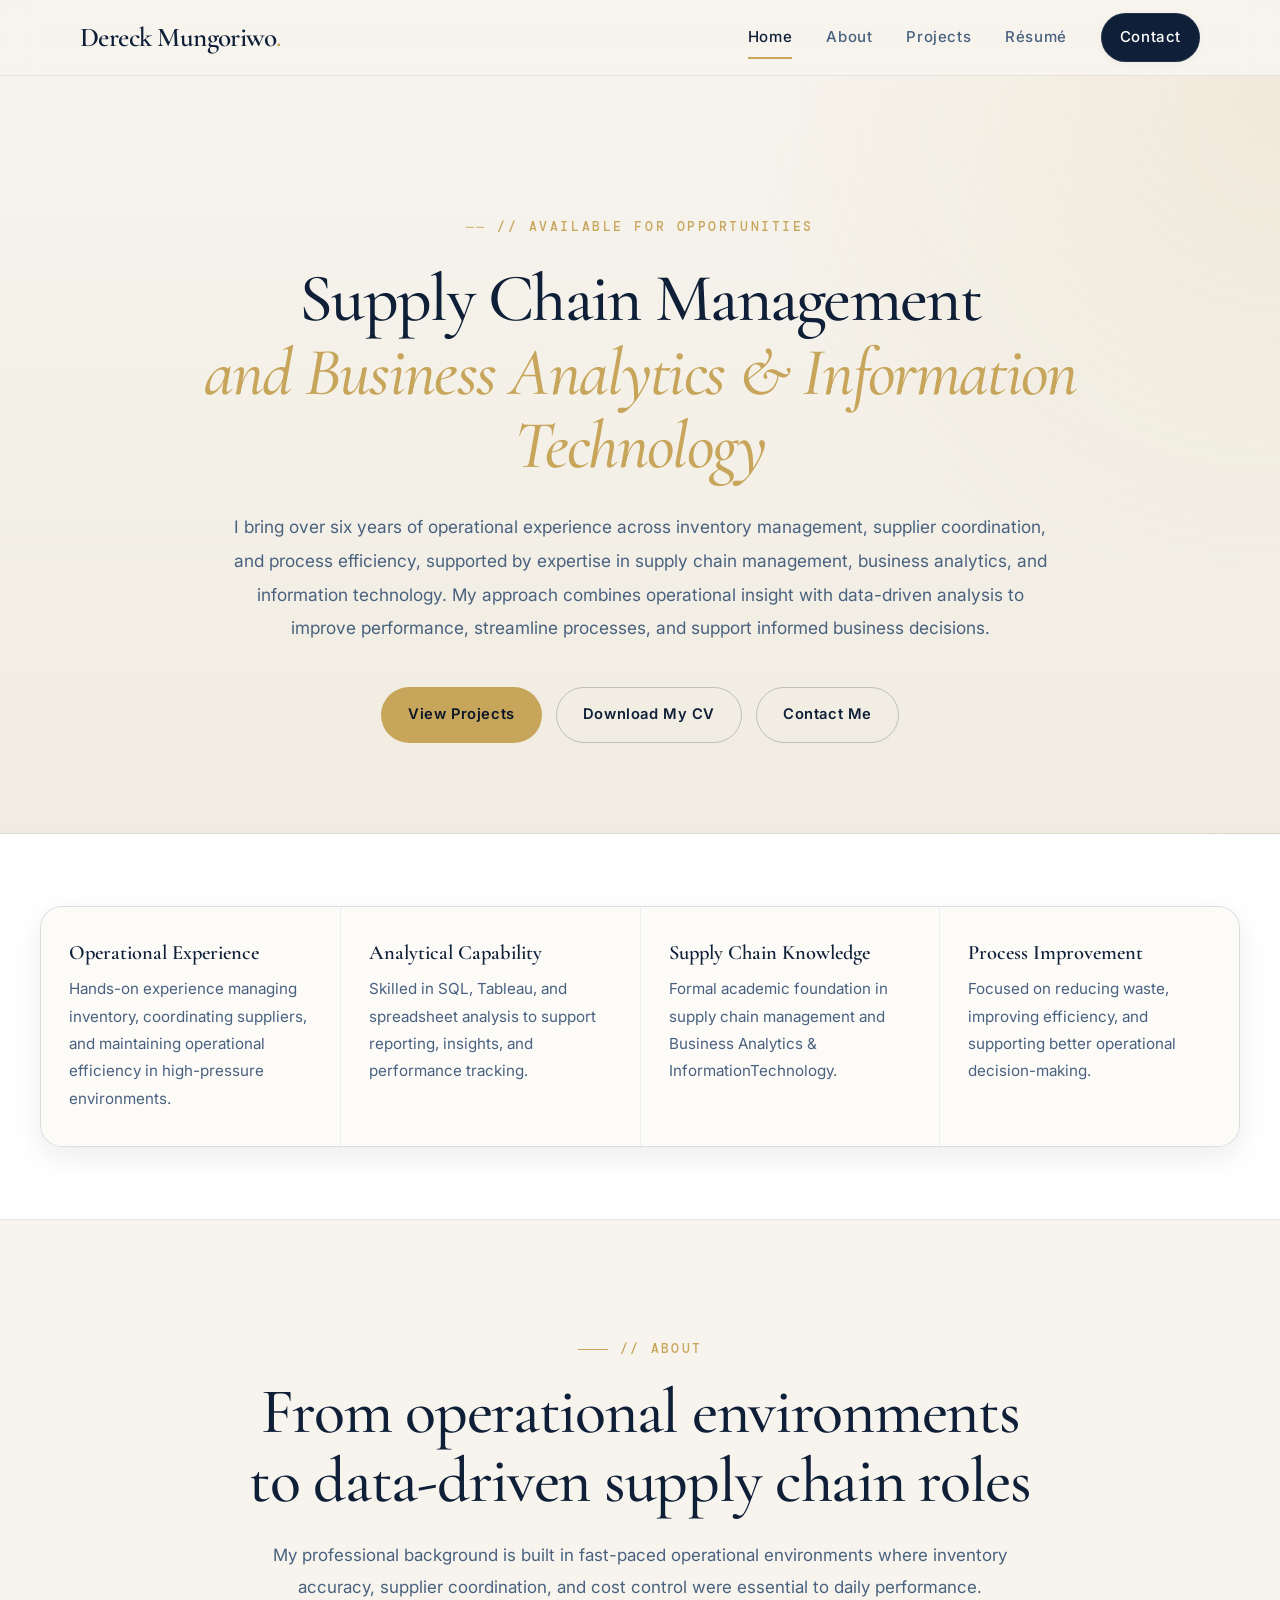
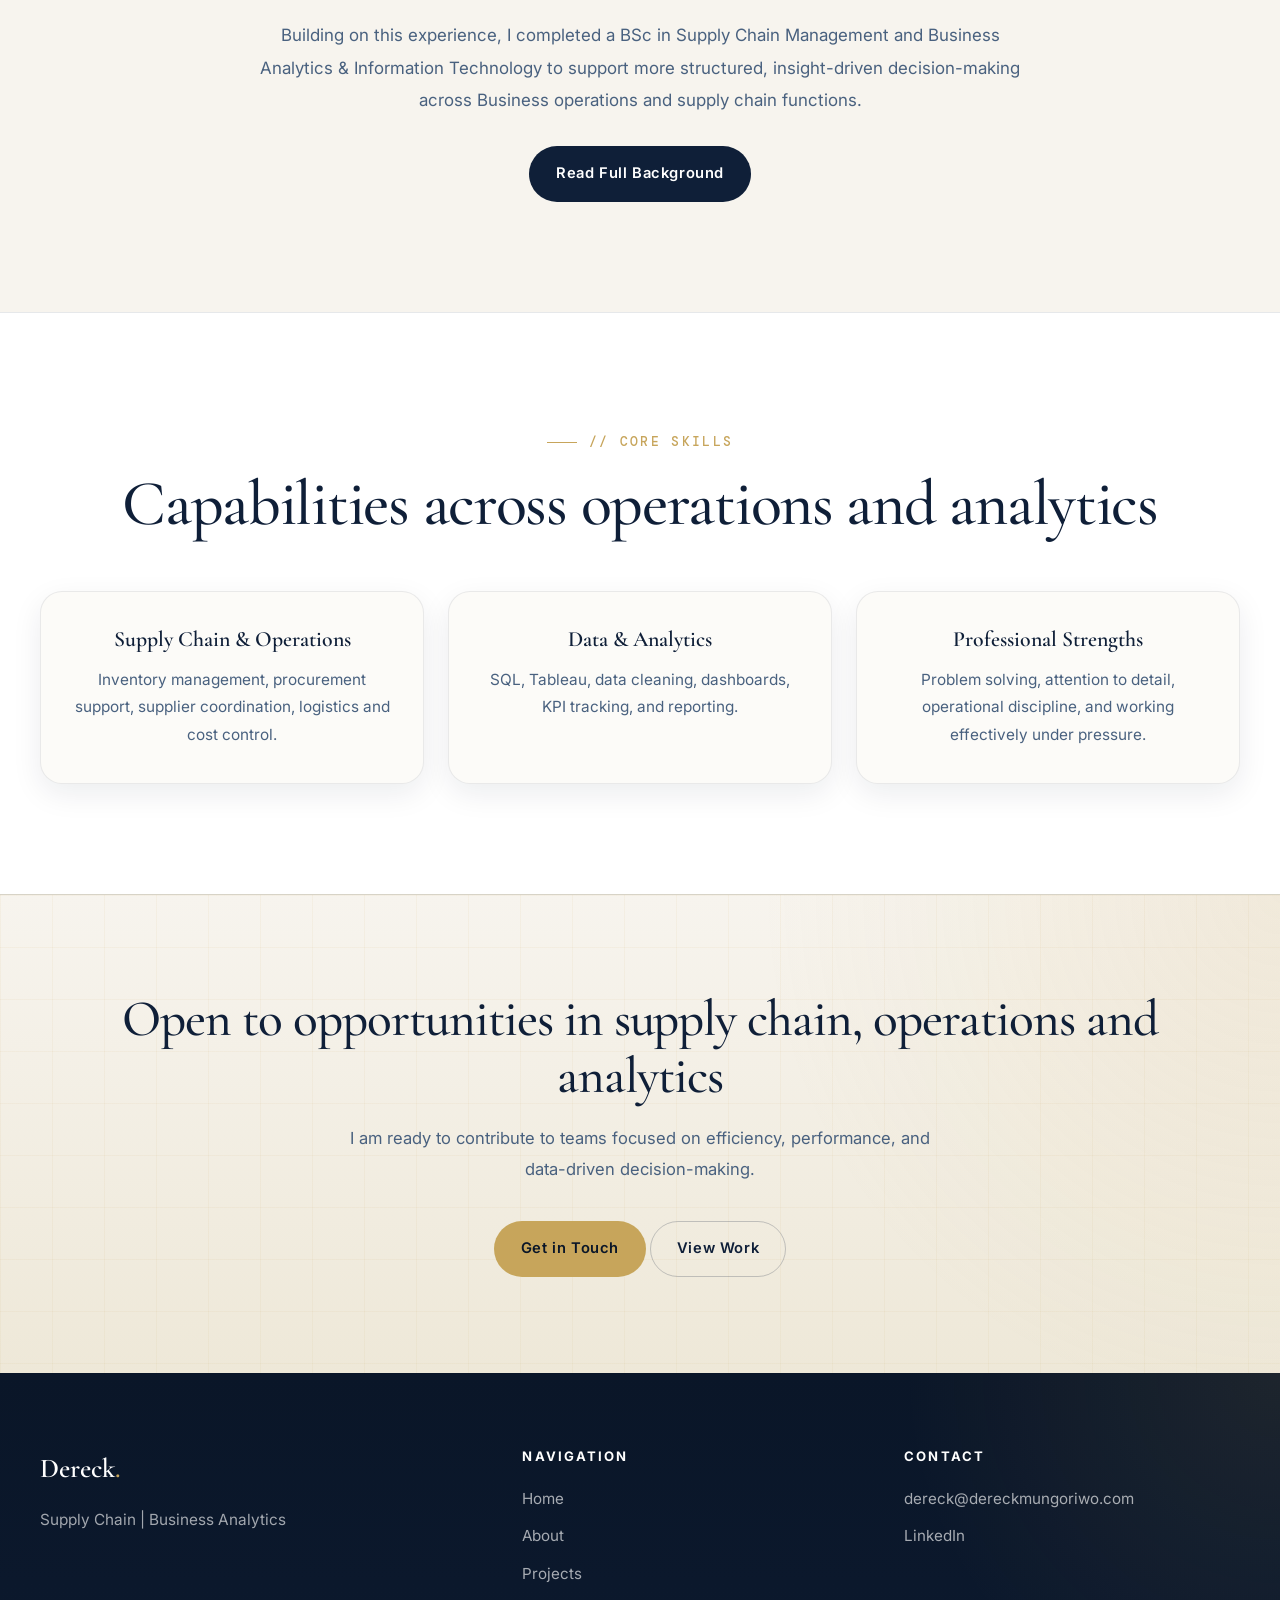
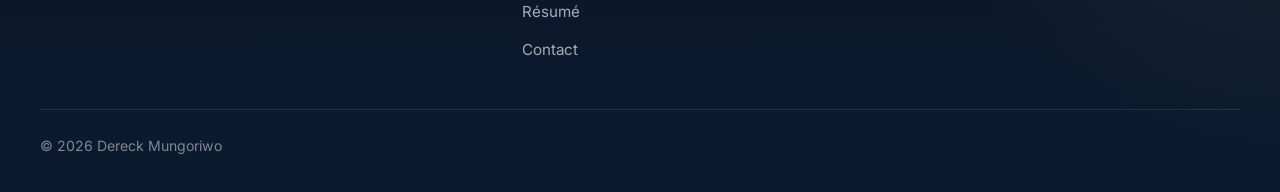
<file: index.html>
<!DOCTYPE html>
<html lang="en">
<head>
  <meta charset="UTF-8" />
  <meta name="viewport" content="width=device-width, initial-scale=1.0" />

  <title>Dereck Mungoriwo | Supply Chain and Business Analytics & Information Technology</title>

  <meta name="description" content="Supply Chain Management and BAIT graduate with 5+ years of operational experience in inventory control, supplier coordination, and cost efficiency, supported by data analytics skills in SQL, Tableau, and business reporting.">

  <!-- Canonical -->
  <link rel="canonical" href="https://dereckmungoriwo.com/" />

  <!-- Styles -->
  <link rel="stylesheet" href="assets/css/global.css" />
  <link rel="stylesheet" href="assets/css/home.css" />

  <!-- Google Analytics -->
  <script async src="https://www.googletagmanager.com/gtag/js?id=G-XXXXXXXXXX"></script>
  <script>
    window.dataLayer = window.dataLayer || [];
    function gtag(){dataLayer.push(arguments);}
    gtag('js', new Date());
    gtag('config', 'G-XXXXXXXXXX');
  </script>
</head>

<body>

<!-- NAV -->
<nav class="site-nav">
  <div class="nav-inner">
    <a href="index.html" class="nav-logo">Dereck Mungoriwo<span>.</span></a>
    <div class="nav-links">
      <a href="index.html" class="active">Home</a>
      <a href="about.html">About</a>
      <a href="projects.html">Projects</a>
      <a href="resume.html">Résumé</a>
      <a href="contact.html" class="nav-cta">Contact</a>
    </div>
    <div class="nav-toggle" onclick="toggleNav()">
      <span></span><span></span><span></span>
    </div>
  </div>
</nav>

<div class="nav-mobile" id="navMobile">
  <a href="index.html">Home</a>
  <a href="about.html">About</a>
  <a href="projects.html">Projects</a>
  <a href="resume.html">Résumé</a>
  <a href="contact.html">Contact</a>
</div>

<main class="page-wrapper">

<section class="hero">
  <div class="hero-inner">

    <div class="hero-content hero-content-full">
      <p class="hero-eyebrow">Available for Opportunities</p>

      <h1 class="hero-title">
        Supply Chain Management
        <em>and Business Analytics & Information Technology</em>
      </h1>

      <p class="hero-subtitle">
        I bring over six years of operational experience across inventory management, supplier coordination, and process efficiency, supported by expertise in supply chain management, business analytics, and information technology. My approach combines operational insight with data-driven analysis to improve performance, streamline processes, and support informed business decisions.
      </p>

      <div class="hero-actions">
        <a href="projects.html" class="btn btn-gold">View Projects</a>
        <a href="resume.html" class="btn btn-outline">Download My CV</a>
        <a href="contact.html" class="btn btn-outline">Contact Me</a>
      </div>
    </div>

  </div>
</section>

<!-- VALUE -->
<section class="value-strip">
  <div class="value-strip-inner">

    <div class="value-item">
      <h3>Operational Experience</h3>
      <p>Hands-on experience managing inventory, coordinating suppliers, and maintaining operational efficiency in high-pressure environments.</p>
    </div>

    <div class="value-item">
      <h3>Analytical Capability</h3>
      <p>Skilled in SQL, Tableau, and spreadsheet analysis to support reporting, insights, and performance tracking.</p>
    </div>

    <div class="value-item">
      <h3>Supply Chain Knowledge</h3>
      <p>Formal academic foundation in supply chain management and Business Analytics & InformationTechnology.</p>
    </div>

    <div class="value-item">
      <h3>Process Improvement</h3>
      <p>Focused on reducing waste, improving efficiency, and supporting better operational decision-making.</p>
    </div>

  </div>
</section>

<!-- ABOUT PREVIEW -->
<section class="about-preview">
  <div class="about-preview-inner container">

    <div class="about-text">
      <span class="section-label">// About</span>

      <h2 class="section-heading">
        From operational environments<br>to data-driven supply chain roles
      </h2>

      <p class="section-subtext">
        My professional background is built in fast-paced operational environments where inventory accuracy, supplier coordination, and cost control were essential to daily performance.
      </p>

      <p class="section-subtext">
        Building on this experience, I completed a BSc in Supply Chain Management and Business  Analytics & Information Technology to support more structured, insight-driven decision-making across Business operations and supply chain functions.
      </p>

      <a href="about.html" class="btn btn-primary">Read Full Background</a>
    </div>

  </div>
</section>

<!-- SKILLS -->
<section class="skills-preview">
  <div class="skills-preview-inner">

    <span class="section-label">// Core Skills</span>
    <h2 class="section-heading">Capabilities across operations and analytics</h2>

    <div class="skills-preview-grid">

      <div class="skill-card">
        <h3>Supply Chain & Operations</h3>
        <p>Inventory management, procurement support, supplier coordination, logistics and cost control.</p>
      </div>

      <div class="skill-card">
        <h3>Data & Analytics</h3>
        <p>SQL, Tableau, data cleaning, dashboards, KPI tracking, and reporting.</p>
      </div>

      <div class="skill-card">
        <h3>Professional Strengths</h3>
        <p>Problem solving, attention to detail, operational discipline, and working effectively under pressure.</p>
      </div>

    </div>

  </div>
</section>

<!-- CTA -->
<section class="cta-banner">
  <h2>Open to opportunities in supply chain, operations and analytics</h2>
  <p>I am ready to contribute to teams focused on efficiency, performance, and data-driven decision-making.</p>

  <div>
    <a href="contact.html" class="btn btn-gold">Get in Touch</a>
    <a href="projects.html" class="btn btn-outline">View Work</a>
  </div>
</section>

</main>

<!-- FOOTER -->
<footer class="site-footer">
  <div class="footer-inner">

    <div class="footer-brand">
      <div class="footer-logo">Dereck<span>.</span></div>
      <p>Supply Chain | Business Analytics</p>
    </div>

    <div class="footer-col">
      <h4>Navigation</h4>
      <a href="index.html">Home</a>
      <a href="about.html">About</a>
      <a href="projects.html">Projects</a>
      <a href="resume.html">Résumé</a>
      <a href="contact.html">Contact</a>
    </div>

    <div class="footer-col">
      <h4>Contact</h4>
      <a href="mailto:dereck@dereckmungoriwo.com">dereck@dereckmungoriwo.com</a>
      <a href="https://linkedin.com/in/dereckmungoriwo" target="_blank">LinkedIn</a>
    </div>

  </div>

  <div class="footer-bottom">
    <p>© 2026 Dereck Mungoriwo</p>
  </div>
</footer>

<script>
function toggleNav() {
  document.getElementById('navMobile').classList.toggle('open');
}
</script>

</body>
</html>
</file>
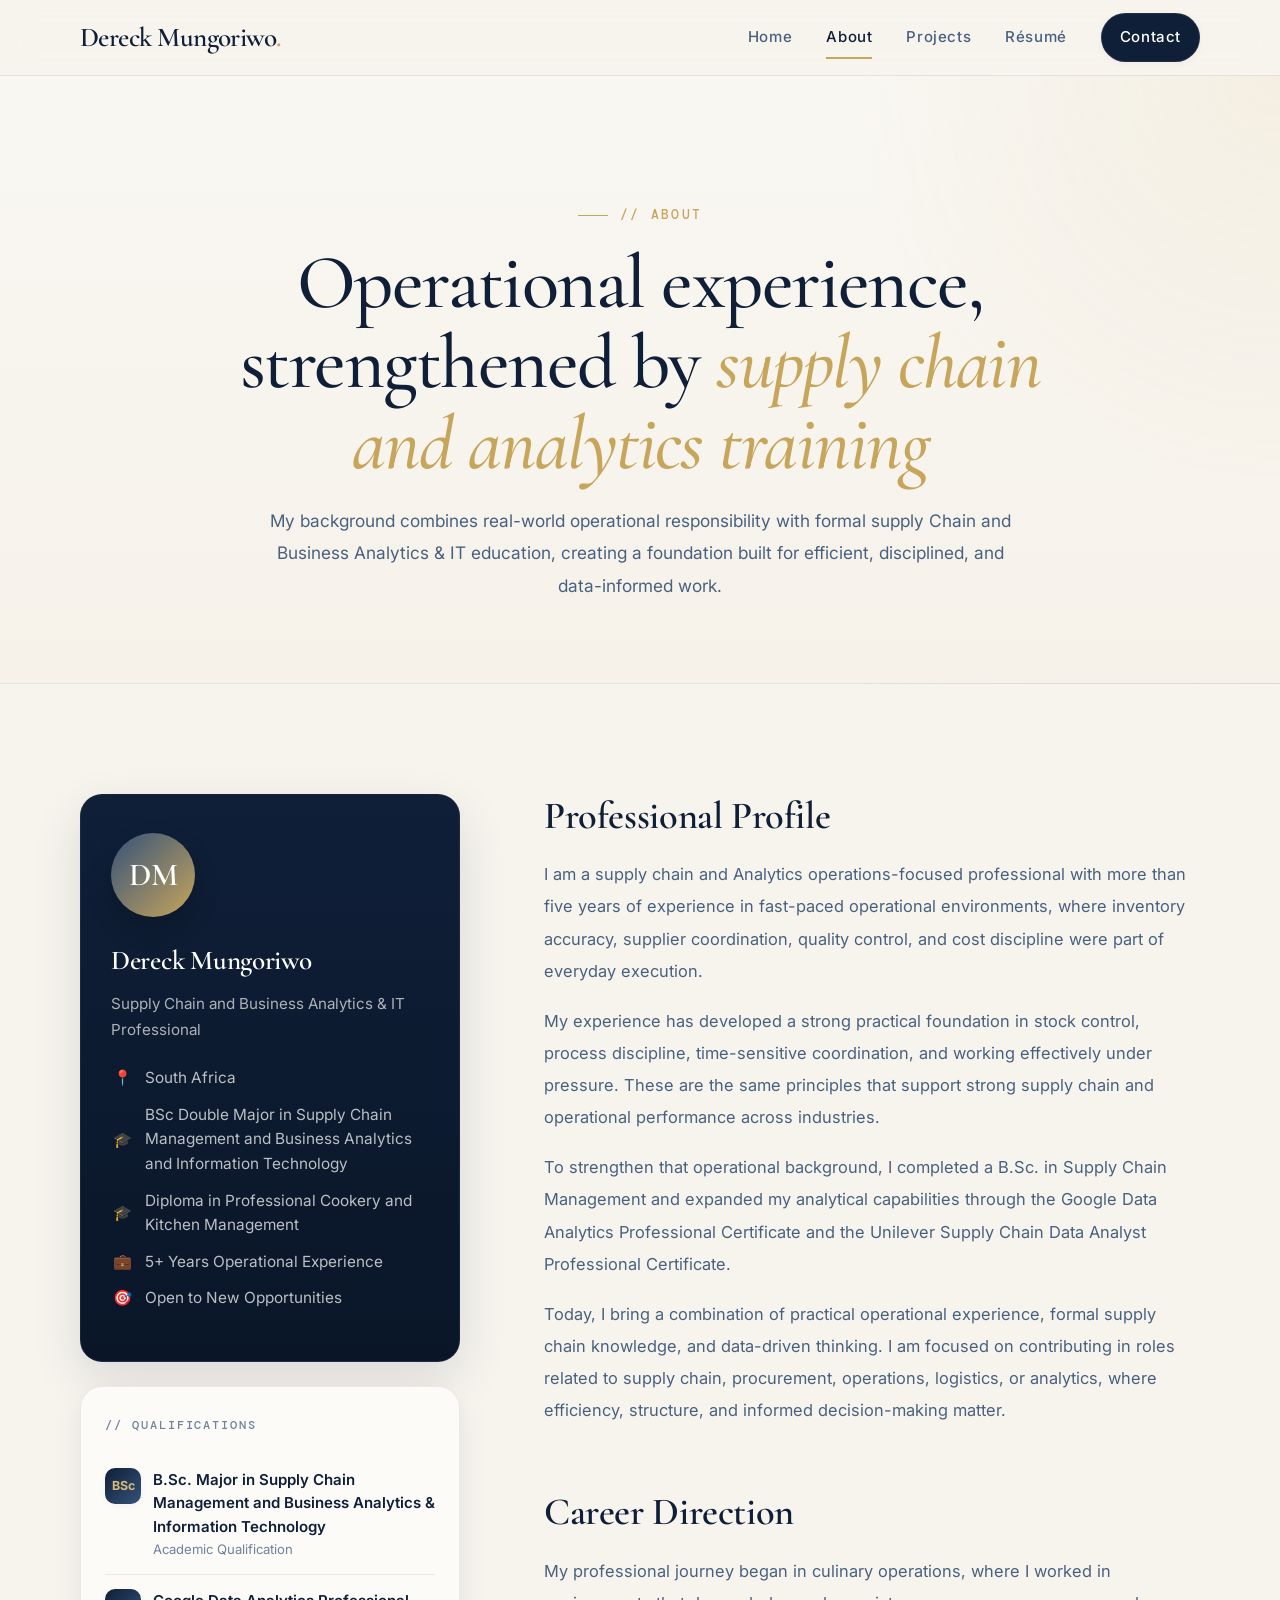
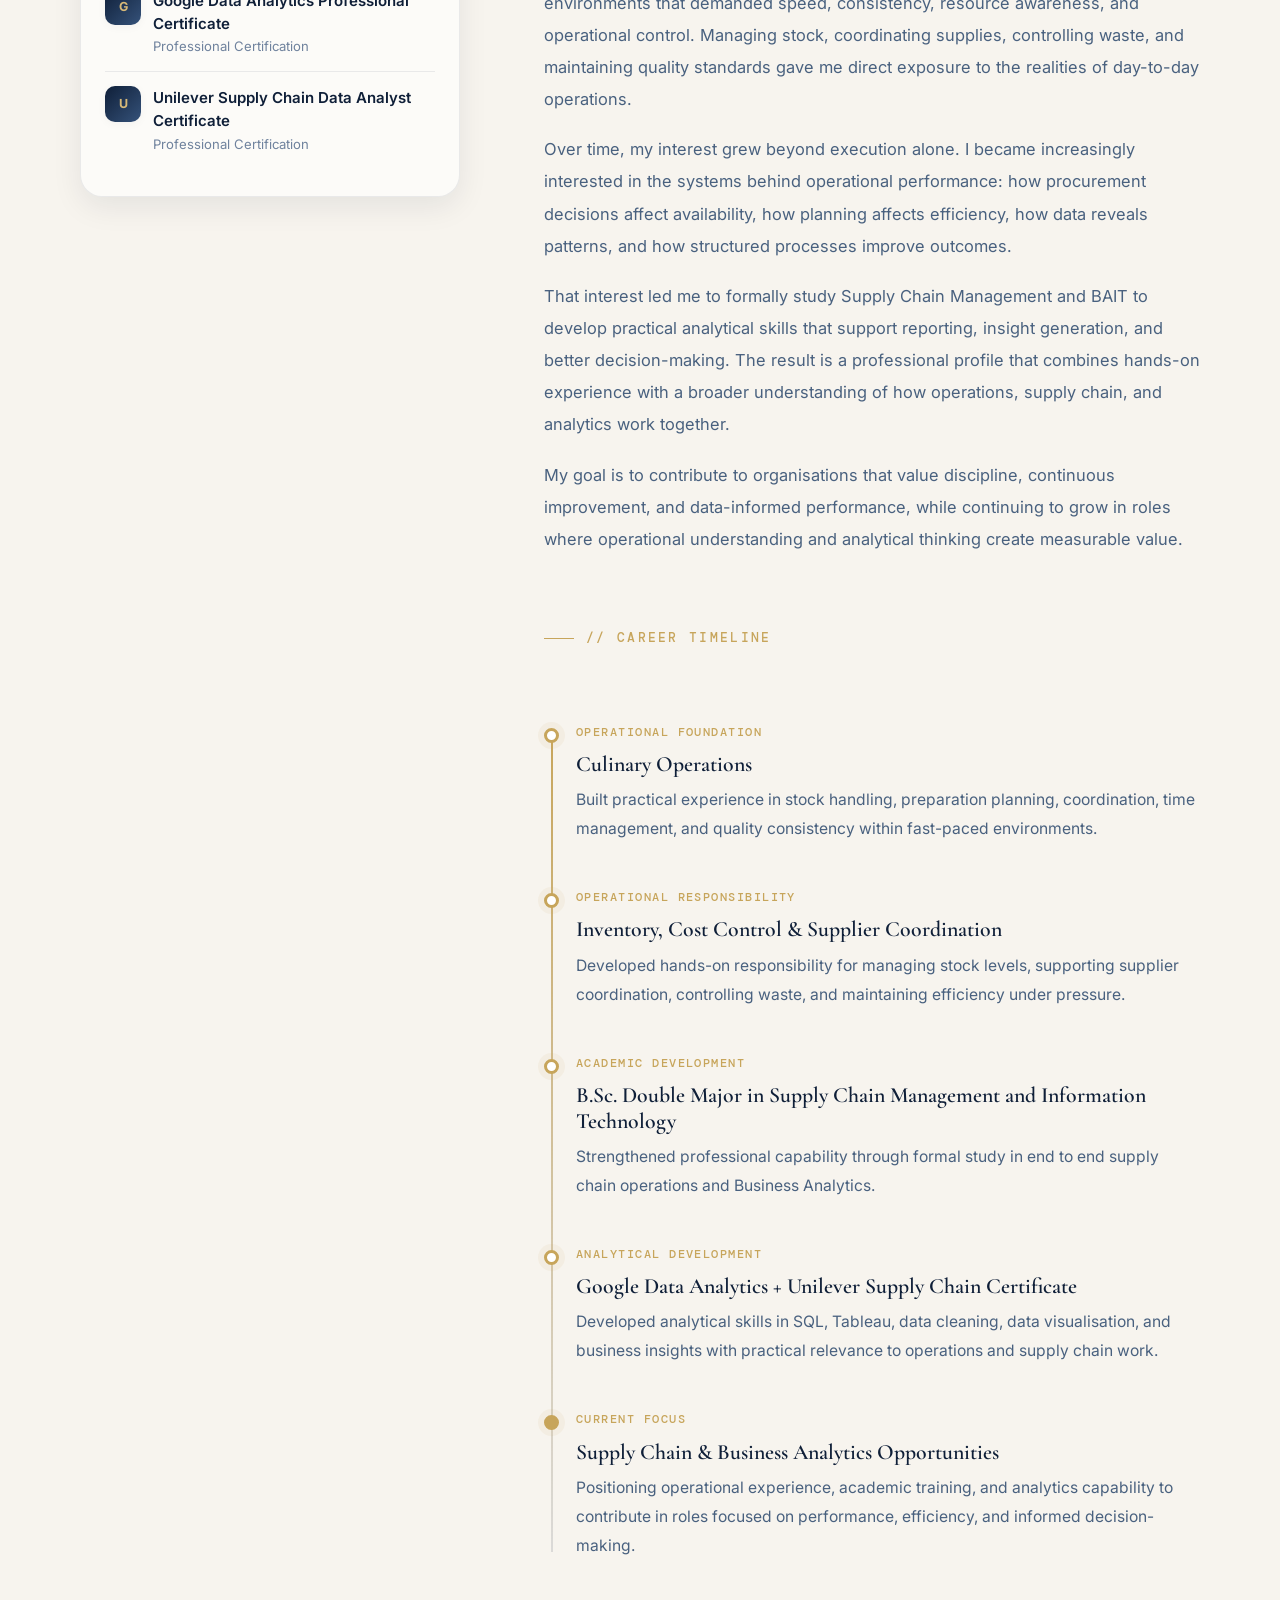
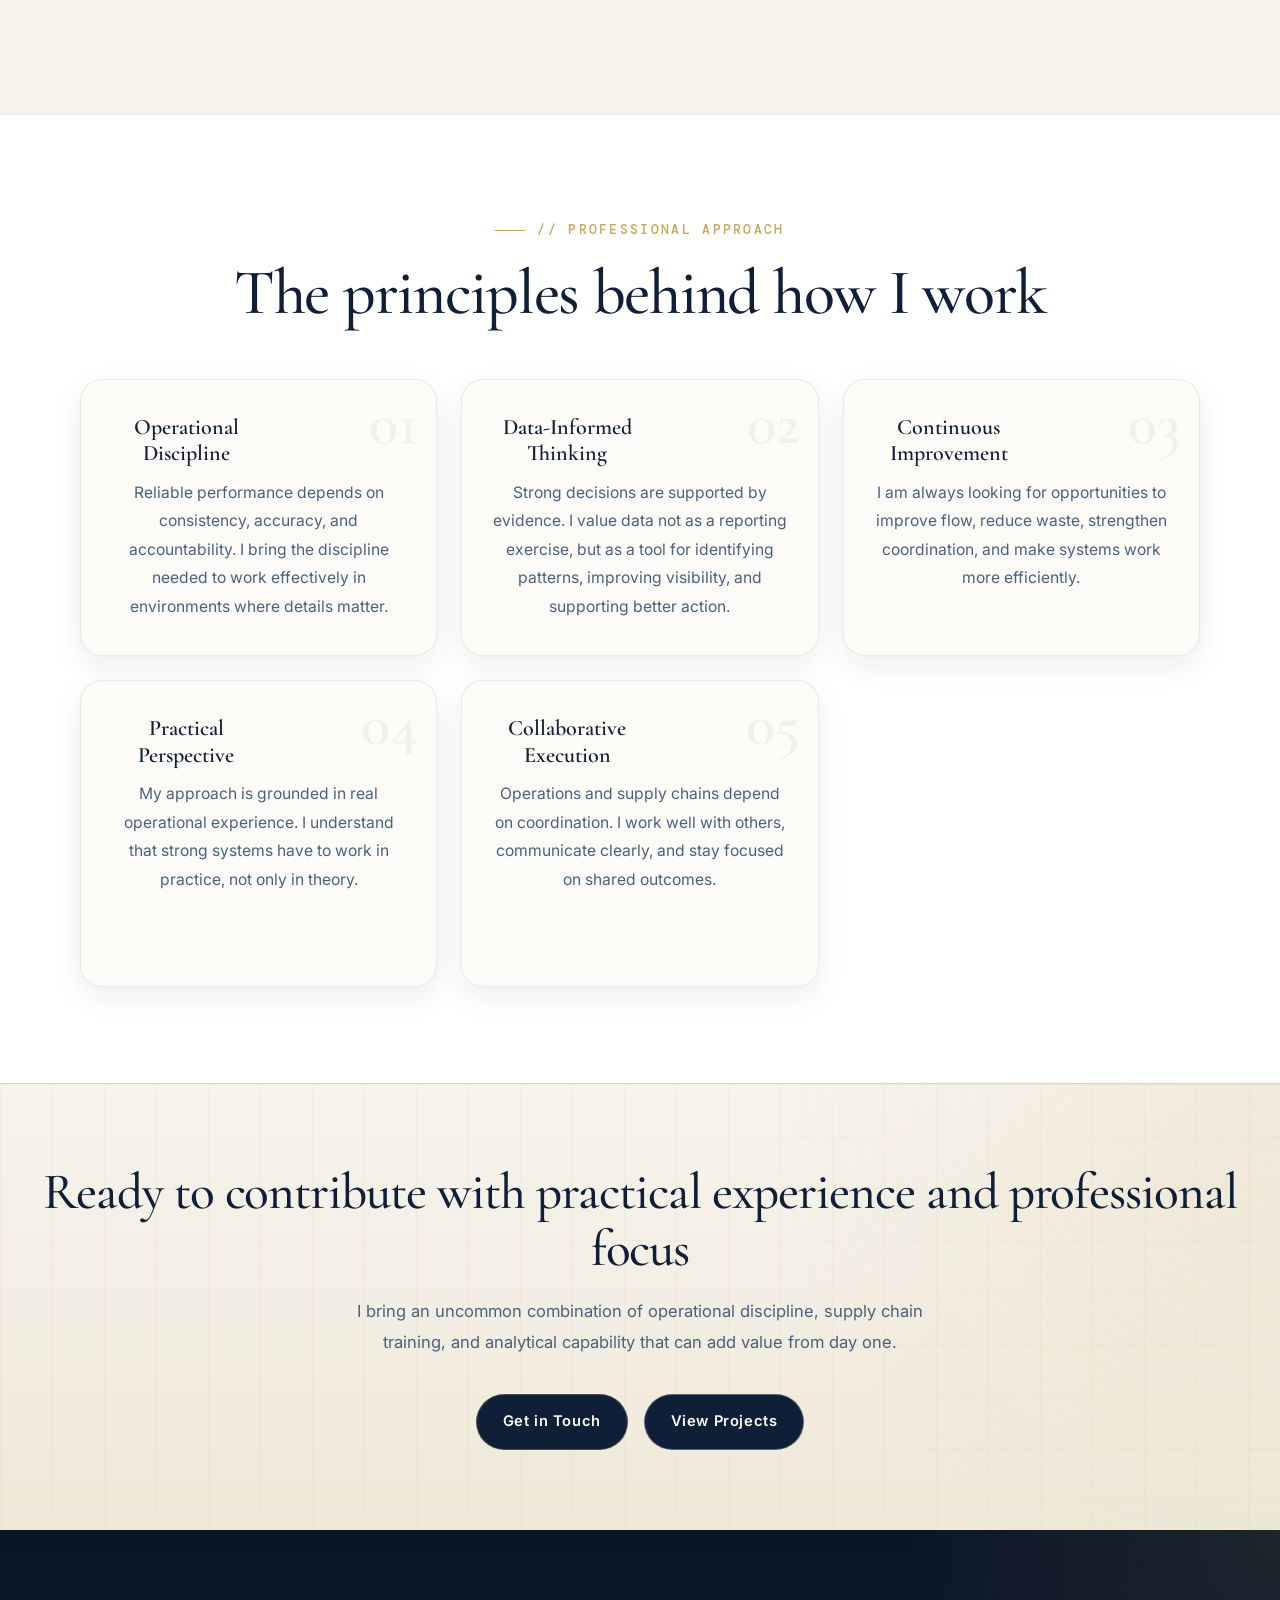
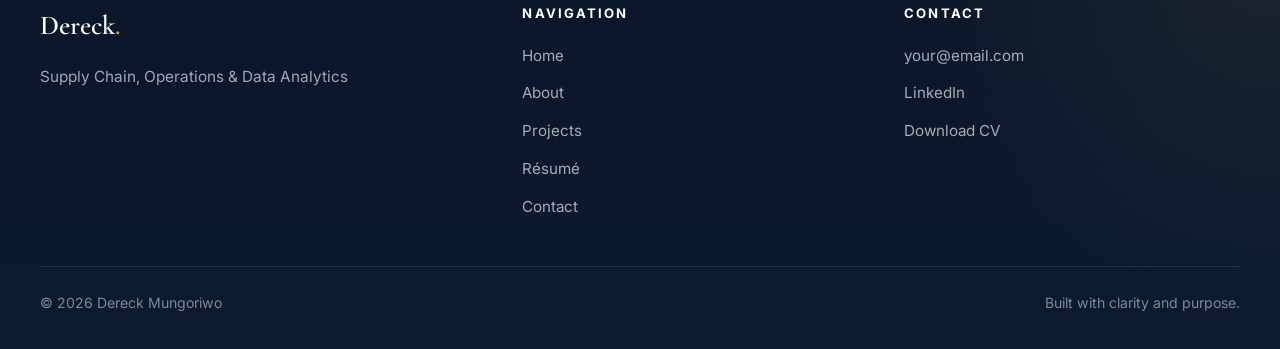
<file: about.html>
<!DOCTYPE html>
<html lang="en">
<head>
  <meta charset="UTF-8" />
  <meta name="viewport" content="width=device-width, initial-scale=1.0" />

  <title>About | Dereck Mungoriwo | Supply Chain Management | Business Analytics & IT | Future Operations Analyst</title>
  <meta
    name="description"
    content="Learn more about Dereck Mungoriwo, a supply chain and operations professional with practical experience in inventory control, supplier coordination, cost management, and data analytics."
  />
  <link rel="canonical" href="https://dereckmungoriwo.com/about.html" />

  <link rel="stylesheet" href="assets/css/global.css" />
  <link rel="stylesheet" href="assets/css/about.css" />

  <!-- Google Analytics -->
  <script async src="https://www.googletagmanager.com/gtag/js?id=G-XXXXXXXXXX"></script>
  <script>
    window.dataLayer = window.dataLayer || [];
    function gtag(){dataLayer.push(arguments);}
    gtag('js', new Date());
    gtag('config', 'G-XXXXXXXXXX');
  </script>
</head>
<body>

<!-- Navigation -->
<nav class="site-nav">
  <div class="nav-inner">
    <a href="index.html" class="nav-logo">Dereck Mungoriwo<span>.</span></a>
    <div class="nav-links">
      <a href="index.html">Home</a>
      <a href="about.html" class="active">About</a>
      <a href="projects.html">Projects</a>
      <a href="resume.html">Résumé</a>
      <a href="contact.html" class="nav-cta">Contact</a>
    </div>
    <div class="nav-toggle" onclick="toggleNav()">
      <span></span><span></span><span></span>
    </div>
  </div>
</nav>

<div class="nav-mobile" id="navMobile">
  <a href="index.html">Home</a>
  <a href="about.html">About</a>
  <a href="projects.html">Projects</a>
  <a href="resume.html">Résumé</a>
  <a href="contact.html">Contact</a>
</div>

<main class="page-wrapper">

  <!-- Page Hero -->
  <section class="page-hero">
    <div class="page-hero-inner">
      <span class="section-label">// About</span>
      <h1>Operational experience,<br>strengthened by <em>supply chain and analytics training</em></h1>
      <p>
        My background combines real-world operational responsibility with formal supply Chain and Business Analytics & IT education, creating a foundation built for efficient, disciplined, and data-informed work.
      </p>
    </div>
  </section>

  <!-- Story Section -->
  <section class="story-section">
    <div class="story-inner container">

      <!-- Sidebar -->
      <aside class="story-sidebar">
        <div class="profile-block">
          <div class="profile-avatar">DM</div>
          <div class="profile-name">Dereck Mungoriwo</div>
          <div class="profile-title">Supply Chain and Business Analytics & IT Professional</div>
          <div class="profile-detail"><span class="profile-detail-icon">📍</span> South Africa</div>
          <div class="profile-detail"><span class="profile-detail-icon">🎓</span> BSc Double Major in Supply Chain Management and Business Analytics and Information Technology</div>
          <div class="profile-detail"><span class="profile-detail-icon">🎓</span> Diploma in Professional Cookery and Kitchen Management</div>
          <div class="profile-detail"><span class="profile-detail-icon">💼</span> 5+ Years Operational Experience</div>
          <div class="profile-detail"><span class="profile-detail-icon">🎯</span> Open to New Opportunities</div>
        </div>

        <div class="sidebar-certs">
          <h4>// Qualifications</h4>

          <div class="cert-item">
            <div class="cert-badge">BSc</div>
            <div class="cert-text">
              <p>B.Sc. Major in Supply Chain Management and Business Analytics & Information Technology</p>
              <span>Academic Qualification</span>
            </div>
          </div>

          <div class="cert-item">
            <div class="cert-badge">G</div>
            <div class="cert-text">
              <p>Google Data Analytics Professional Certificate</p>
              <span>Professional Certification</span>
            </div>
          </div>

          <div class="cert-item">
            <div class="cert-badge">U</div>
            <div class="cert-text">
              <p>Unilever Supply Chain Data Analyst Certificate</p>
              <span>Professional Certification</span>
            </div>
          </div>
        </div>
      </aside>

      <!-- Story Content -->
      <div class="story-content">

        <div class="story-block fade-up">
          <h2>Professional Profile</h2>
          <p>
            I am a supply chain and Analytics operations-focused professional with more than five years of experience in fast-paced operational environments, where inventory accuracy, supplier coordination, quality control, and cost discipline were part of everyday execution.
          </p>
          <p>
            My experience has developed a strong practical foundation in stock control, process discipline, time-sensitive coordination, and working effectively under pressure. These are the same principles that support strong supply chain and operational performance across industries.
          </p>
          <p>
            To strengthen that operational background, I completed a B.Sc. in Supply Chain Management and expanded my analytical capabilities through the Google Data Analytics Professional Certificate and the Unilever Supply Chain Data Analyst Professional Certificate.
          </p>
          <p>
            Today, I bring a combination of practical operational experience, formal supply chain knowledge, and data-driven thinking. I am focused on contributing in roles related to supply chain, procurement, operations, logistics, or analytics, where efficiency, structure, and informed decision-making matter.
          </p>
        </div>

        <div class="story-block fade-up">
          <h2>Career Direction</h2>
          <p>
            My professional journey began in culinary operations, where I worked in environments that demanded speed, consistency, resource awareness, and operational control. Managing stock, coordinating supplies, controlling waste, and maintaining quality standards gave me direct exposure to the realities of day-to-day operations.
          </p>
          <p>
            Over time, my interest grew beyond execution alone. I became increasingly interested in the systems behind operational performance: how procurement decisions affect availability, how planning affects efficiency, how data reveals patterns, and how structured processes improve outcomes.
          </p>
          <p>
            That interest led me to formally study Supply Chain Management and BAIT to develop practical analytical skills that support reporting, insight generation, and better decision-making. The result is a professional profile that combines hands-on experience with a broader understanding of how operations, supply chain, and analytics work together.
          </p>
          <p>
            My goal is to contribute to organisations that value discipline, continuous improvement, and data-informed performance, while continuing to grow in roles where operational understanding and analytical thinking create measurable value.
          </p>
        </div>

        <!-- Timeline -->
        <div class="fade-up">
          <span class="section-label">// Career Timeline</span>
          <div class="timeline">

            <div class="timeline-item">
              <div class="timeline-date">Operational Foundation</div>
              <div class="timeline-title">Culinary Operations</div>
              <p class="timeline-desc">
                Built practical experience in stock handling, preparation planning, coordination, time management, and quality consistency within fast-paced environments.
              </p>
            </div>

            <div class="timeline-item">
              <div class="timeline-date">Operational Responsibility</div>
              <div class="timeline-title">Inventory, Cost Control & Supplier Coordination</div>
              <p class="timeline-desc">
                Developed hands-on responsibility for managing stock levels, supporting supplier coordination, controlling waste, and maintaining efficiency under pressure.
              </p>
            </div>

            <div class="timeline-item">
              <div class="timeline-date">Academic Development</div>
              <div class="timeline-title">B.Sc. Double Major in Supply Chain Management and Information Technology</div>
              <p class="timeline-desc">
                Strengthened professional capability through formal study in end to end supply chain operations and Business  Analytics.
              </p>
            </div>

            <div class="timeline-item">
              <div class="timeline-date">Analytical Development</div>
              <div class="timeline-title">Google Data Analytics + Unilever Supply Chain Certificate</div>
              <p class="timeline-desc">
                Developed analytical skills in SQL, Tableau, data cleaning, data visualisation, and business insights with practical relevance to operations and supply chain work.
              </p>
            </div>

            <div class="timeline-item current">
              <div class="timeline-date">Current Focus</div>
              <div class="timeline-title">Supply Chain & Business Analytics Opportunities</div>
              <p class="timeline-desc">
                Positioning operational experience, academic training, and analytics capability to contribute in roles focused on performance, efficiency, and informed decision-making.
              </p>
            </div>

          </div>
        </div>

      </div>
    </div>
  </section>

  <!-- Values -->
  <section class="values-section">
    <div class="values-inner container">
      <span class="section-label">// Professional Approach</span>
      <h2 class="section-heading">The principles behind how I work</h2>

      <div class="values-grid">

        <div class="value-card fade-up">
          <div class="value-number">01</div>
          <h3>Operational Discipline</h3>
          <p>
            Reliable performance depends on consistency, accuracy, and accountability. I bring the discipline needed to work effectively in environments where details matter.
          </p>
        </div>

        <div class="value-card fade-up">
          <div class="value-number">02</div>
          <h3>Data-Informed Thinking</h3>
          <p>
            Strong decisions are supported by evidence. I value data not as a reporting exercise, but as a tool for identifying patterns, improving visibility, and supporting better action.
          </p>
        </div>

        <div class="value-card fade-up">
          <div class="value-number">03</div>
          <h3>Continuous Improvement</h3>
          <p>
            I am always looking for opportunities to improve flow, reduce waste, strengthen coordination, and make systems work more efficiently.
          </p>
        </div>

        <div class="value-card fade-up">
          <div class="value-number">04</div>
          <h3>Practical Perspective</h3>
          <p>
            My approach is grounded in real operational experience. I understand that strong systems have to work in practice, not only in theory.
          </p>
        </div>

        <div class="value-card fade-up">
          <div class="value-number">05</div>
          <h3>Collaborative Execution</h3>
          <p>
            Operations and supply chains depend on coordination. I work well with others, communicate clearly, and stay focused on shared outcomes.
          </p>
        </div>

        <div class="value-card fade-up">
          <div class="value-number">06</div>
          <h3>Professional Growth</h3>
          <p>
            I value learning that strengthens performance. My goal is to continue building expertise in roles where operational understanding and analytical capability create long-term impact.
          </p>
        </div>

      </div>
    </div>
  </section>

  <!-- CTA -->
  <section class="cta-banner" style="padding:80px 40px;">
    <h2>Ready to contribute with practical experience and professional focus</h2>
    <p>
      I bring an uncommon combination of operational discipline, supply chain training, and analytical capability that can add value from day one.
    </p>
    <div style="display:flex;gap:16px;justify-content:center;flex-wrap:wrap;">
      <a href="contact.html" class="btn btn-gold">Get in Touch</a>
      <a href="projects.html" class="btn btn-outline" style="color:#fff;border-color:rgba(255,255,255,0.3);">View Projects</a>
    </div>
  </section>

</main>

<!-- Footer -->
<footer class="site-footer">
  <div class="footer-inner">
    <div class="footer-brand">
      <div class="footer-logo">Dereck<span>.</span></div>
      <p>Supply Chain, Operations & Data Analytics</p>
    </div>

    <div class="footer-col">
      <h4>Navigation</h4>
      <a href="index.html">Home</a>
      <a href="about.html">About</a>
      <a href="projects.html">Projects</a>
      <a href="resume.html">Résumé</a>
      <a href="contact.html">Contact</a>
    </div>

    <div class="footer-col">
      <h4>Contact</h4>
      <a href="mailto:your@email.com">your@email.com</a>
      <a href="https://linkedin.com/in/yourprofile" target="_blank" rel="noopener">LinkedIn</a>
      <a href="resume.html">Download CV</a>
    </div>
  </div>

  <div class="footer-bottom">
    <p>© 2026 Dereck Mungoriwo</p>
    <p>Built with clarity and purpose.</p>
  </div>
</footer>

<script>
  function toggleNav() {
    document.getElementById('navMobile').classList.toggle('open');
  }

  const observer = new IntersectionObserver((entries) => {
    entries.forEach((e, i) => {
      if (e.isIntersecting) {
        setTimeout(() => e.target.classList.add('visible'), i * 80);
      }
    });
  }, { threshold: 0.10 });

  document.querySelectorAll('.fade-up').forEach(el => observer.observe(el));
</script>
</body>
</html>
</file>
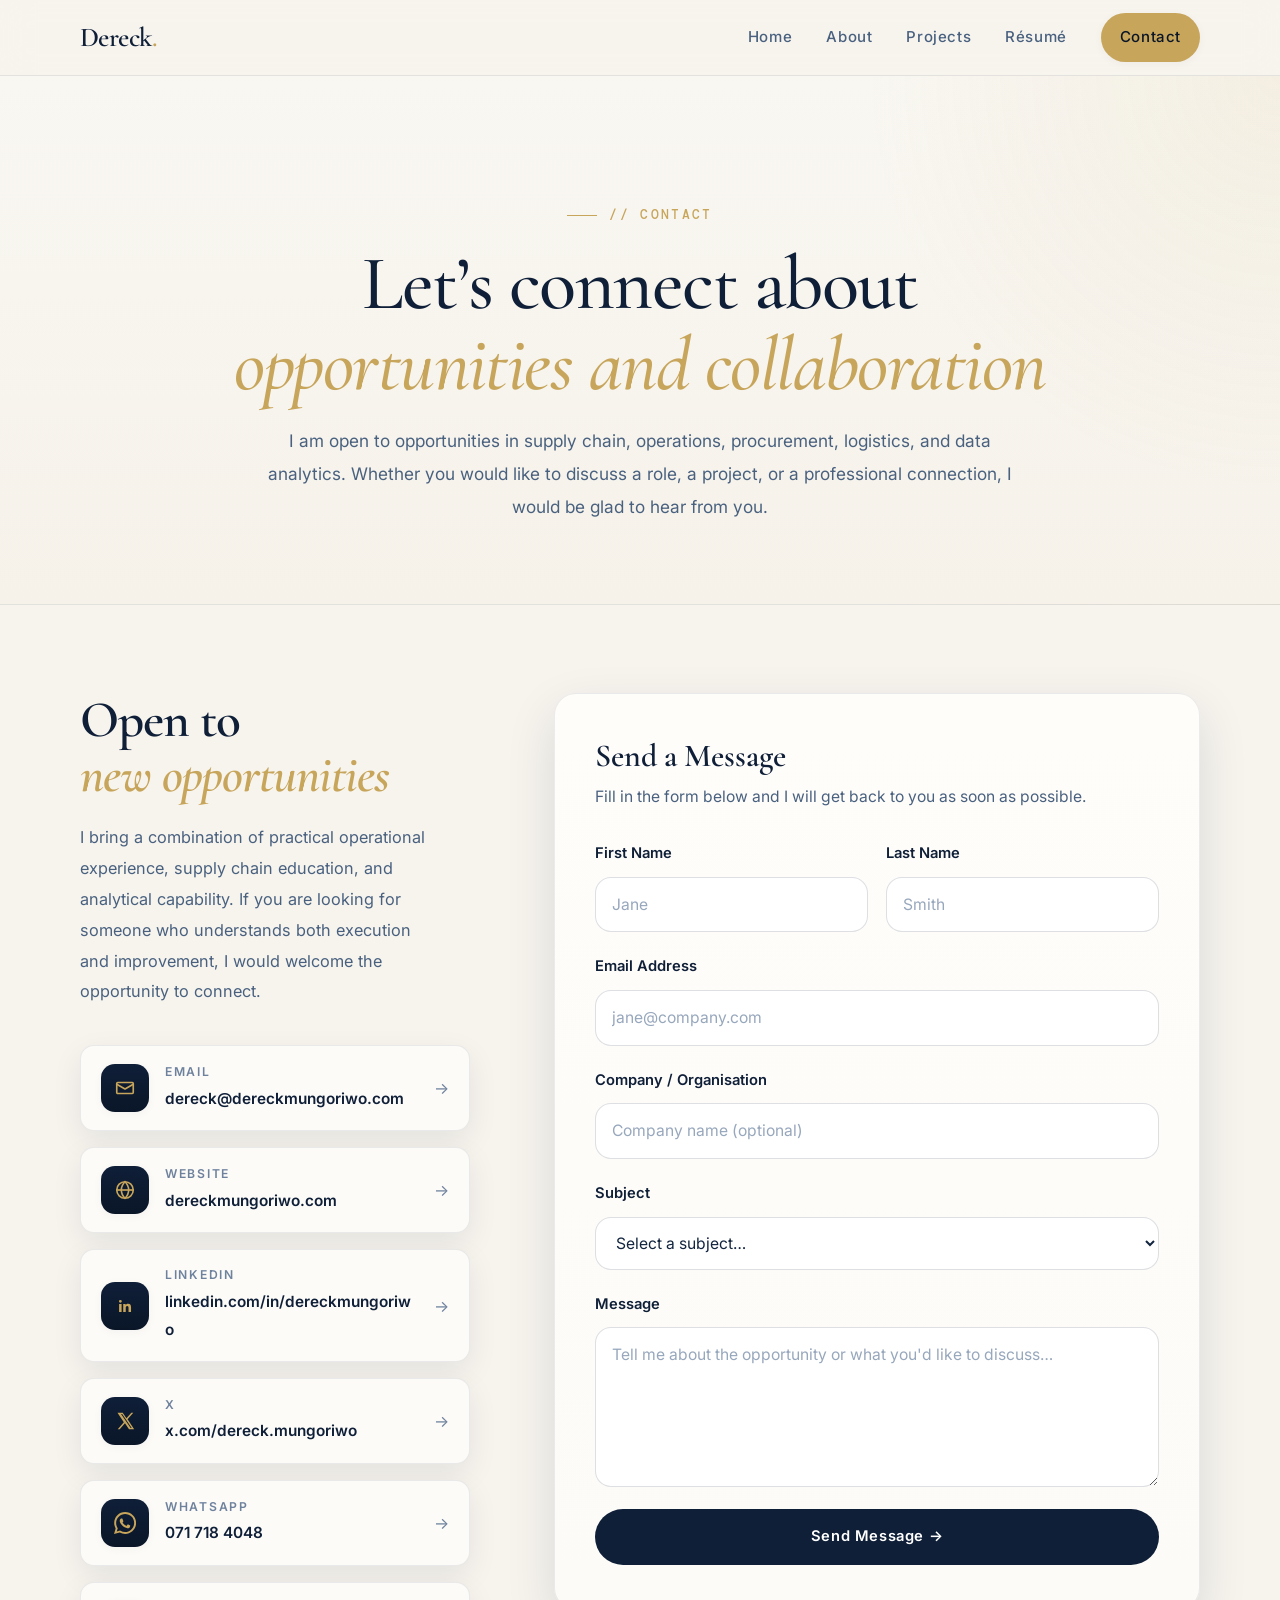
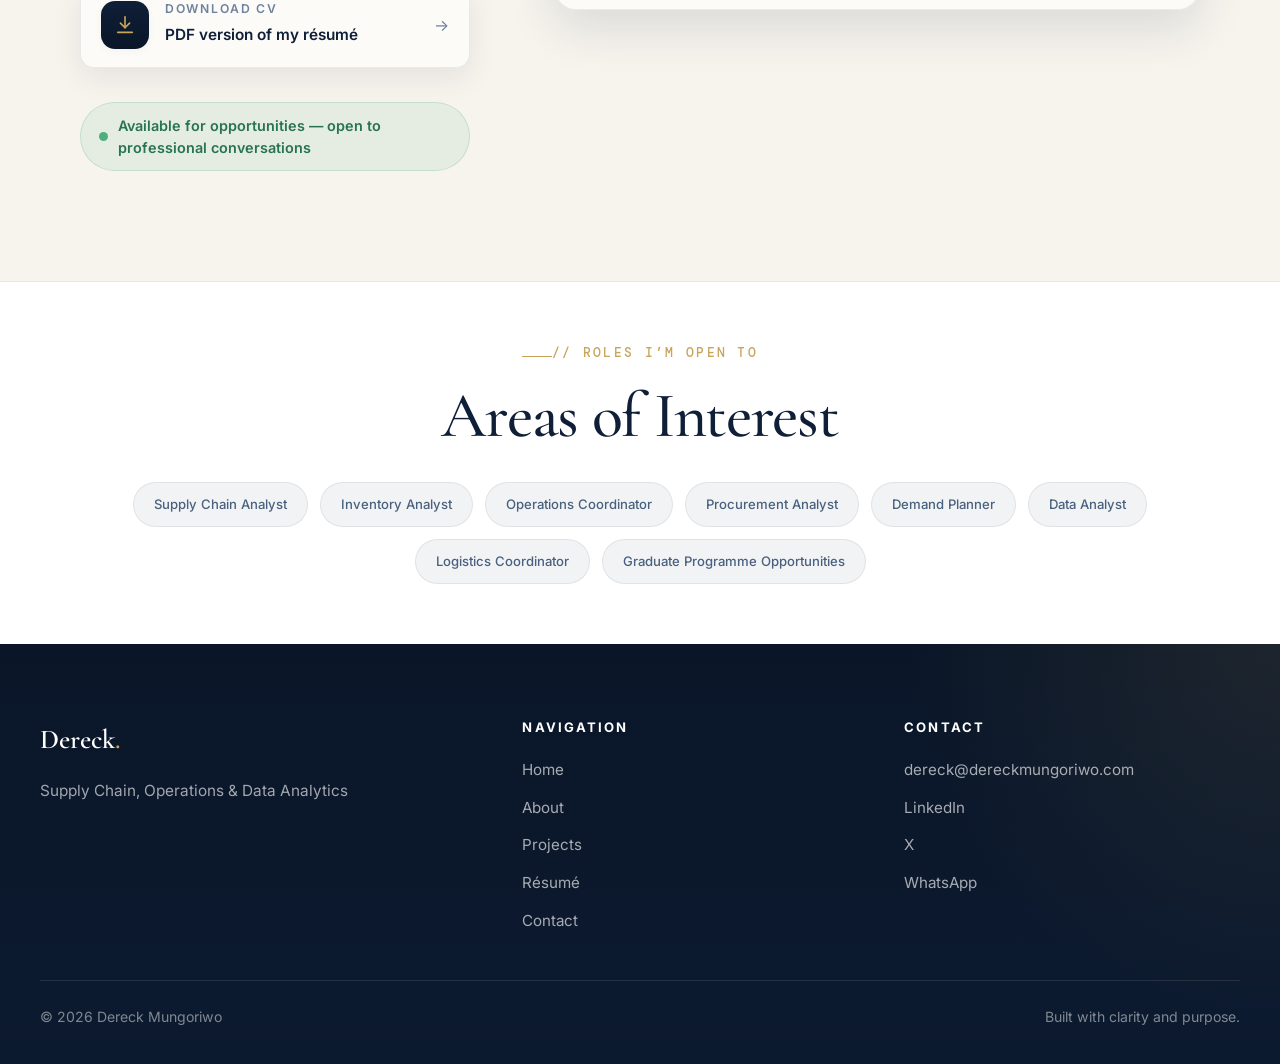
<file: contact.html>
<!DOCTYPE html>
<html lang="en">
<head>
  <meta charset="UTF-8" />
  <meta name="viewport" content="width=device-width, initial-scale=1.0" />

  <title>Contact | Dereck Mungoriwo | Supply Chain, Operations & Analytics</title>
  <meta
    name="description"
    content="Get in touch with Dereck Mungoriwo for supply chain, operations, procurement, and data analytics opportunities."
  />
  <link rel="canonical" href="https://dereckmungoriwo.com/contact.html" />

  <link rel="stylesheet" href="assets/css/global.css" />
  <link rel="stylesheet" href="assets/css/contact.css" />

  <!-- Google Analytics -->
  <script async src="https://www.googletagmanager.com/gtag/js?id=G-XXXXXXXXXX"></script>
  <script>
    window.dataLayer = window.dataLayer || [];
    function gtag(){dataLayer.push(arguments);}
    gtag('js', new Date());
    gtag('config', 'G-XXXXXXXXXX');
  </script>
</head>
<body>

<!-- Navigation -->
<nav class="site-nav">
  <div class="nav-inner">
    <a href="index.html" class="nav-logo">Dereck<span>.</span></a>
    <div class="nav-links">
      <a href="index.html">Home</a>
      <a href="about.html">About</a>
      <a href="projects.html">Projects</a>
      <a href="resume.html">Résumé</a>
      <a href="contact.html" class="active nav-cta">Contact</a>
    </div>
    <div class="nav-toggle" onclick="toggleNav()">
      <span></span><span></span><span></span>
    </div>
  </div>
</nav>

<div class="nav-mobile" id="navMobile">
  <a href="index.html">Home</a>
  <a href="about.html">About</a>
  <a href="projects.html">Projects</a>
  <a href="resume.html">Résumé</a>
  <a href="contact.html">Contact</a>
</div>

<main class="page-wrapper">

  <!-- Page Hero -->
  <section class="page-hero">
    <div class="page-hero-inner">
      <span class="section-label">// Contact</span>
      <h1>Let’s connect about<br><em>opportunities and collaboration</em></h1>
      <p>
        I am open to opportunities in supply chain, operations, procurement, logistics, and data analytics. Whether you would like to discuss a role, a project, or a professional connection, I would be glad to hear from you.
      </p>
    </div>
  </section>

  <!-- Contact Section -->
  <section class="contact-section">
    <div class="contact-inner container">

      <!-- Info Sidebar -->
      <div class="contact-info fade-up">
        <h2>Open to<br><em>new opportunities</em></h2>
        <p>
          I bring a combination of practical operational experience, supply chain education, and analytical capability. If you are looking for someone who understands both execution and improvement, I would welcome the opportunity to connect.
        </p>

        <div class="contact-channels">

          <!-- Email -->
          <a class="channel-card" href="mailto:dereck@dereckmungoriwo.com">
            <div class="channel-icon" aria-hidden="true">
              <svg width="22" height="22" viewBox="0 0 24 24" fill="none">
                <path d="M4 6H20C20.55 6 21 6.45 21 7V17C21 17.55 20.55 18 20 18H4C3.45 18 3 17.55 3 17V7C3 6.45 3.45 6 4 6Z" stroke="currentColor" stroke-width="1.8"/>
                <path d="M3 8L12 13L21 8" stroke="currentColor" stroke-width="1.8" stroke-linecap="round" stroke-linejoin="round"/>
              </svg>
            </div>
            <div class="channel-info">
              <p>Email</p>
              <span>dereck@dereckmungoriwo.com</span>
            </div>
            <span class="channel-arrow">→</span>
          </a>

          <!-- Website -->
          <a class="channel-card" href="https://dereckmungoriwo.com" target="_blank" rel="noopener">
            <div class="channel-icon" aria-hidden="true">
              <svg width="22" height="22" viewBox="0 0 24 24" fill="none">
                <circle cx="12" cy="12" r="9" stroke="currentColor" stroke-width="1.8"/>
                <path d="M3 12H21" stroke="currentColor" stroke-width="1.8"/>
                <path d="M12 3C14.5 5.5 16 8.6 16 12C16 15.4 14.5 18.5 12 21C9.5 18.5 8 15.4 8 12C8 8.6 9.5 5.5 12 3Z" stroke="currentColor" stroke-width="1.8"/>
              </svg>
            </div>
            <div class="channel-info">
              <p>Website</p>
              <span>dereckmungoriwo.com</span>
            </div>
            <span class="channel-arrow">→</span>
          </a>

          <!-- LinkedIn -->
          <a class="channel-card" href="https://www.linkedin.com/in/dereckmungoriwo" target="_blank" rel="noopener">
            <div class="channel-icon" aria-hidden="true">
              <svg width="22" height="22" viewBox="0 0 24 24" fill="currentColor">
                <path d="M6.94 8.5A1.56 1.56 0 1 0 6.94 5.38A1.56 1.56 0 0 0 6.94 8.5ZM5.56 9.75H8.31V18.44H5.56V9.75ZM10.06 9.75H12.69V10.94H12.73C13.09 10.27 13.98 9.56 15.31 9.56C18.08 9.56 18.59 11.39 18.59 13.77V18.44H15.84V14.3C15.84 13.31 15.82 12.03 14.45 12.03C13.05 12.03 12.83 13.13 12.83 14.22V18.44H10.06V9.75Z"/>
              </svg>
            </div>
            <div class="channel-info">
              <p>LinkedIn</p>
              <span>linkedin.com/in/dereckmungoriwo</span>
            </div>
            <span class="channel-arrow">→</span>
          </a>

          <!-- X -->
          <a class="channel-card" href="https://x.com/dereck.mungoriwo" target="_blank" rel="noopener">
            <div class="channel-icon" aria-hidden="true">
              <svg width="22" height="22" viewBox="0 0 24 24" fill="currentColor">
                <path d="M18.9 3H21L14.82 10.06L22 21H16.38L11.97 14.36L6.21 21H4.09L10.7 13.39L3.8 3H9.56L13.55 9.08L18.9 3ZM18.16 19.67H19.32L8.93 4.26H7.68L18.16 19.67Z"/>
              </svg>
            </div>
            <div class="channel-info">
              <p>X</p>
              <span>x.com/dereck.mungoriwo</span>
            </div>
            <span class="channel-arrow">→</span>
          </a>

          <!-- WhatsApp -->
          <a class="channel-card" href="https://wa.me/27717184048" target="_blank" rel="noopener">
            <div class="channel-icon" aria-hidden="true">
              <svg width="22" height="22" viewBox="0 0 24 24" fill="currentColor">
                <path d="M20.52 3.48A11.77 11.77 0 0 0 12.16 0C5.56 0 .2 5.35.2 11.95C.2 14.06.75 16.12 1.8 17.94L0 24L6.22 22.26A11.9 11.9 0 0 0 12.16 23.9H12.17C18.76 23.9 24.12 18.55 24.12 11.95C24.12 8.76 22.88 5.77 20.52 3.48ZM12.17 21.87H12.16C10.37 21.87 8.61 21.39 7.08 20.49L6.72 20.28L3.03 21.31L4.1 17.72L3.86 17.35A9.9 9.9 0 0 1 2.34 11.95C2.34 6.54 6.75 2.13 12.17 2.13C14.79 2.13 17.25 3.15 19.1 5C20.95 6.85 21.97 9.31 21.97 11.93C21.96 17.35 17.55 21.87 12.17 21.87ZM17.59 14.48C17.3 14.33 15.88 13.63 15.61 13.54C15.34 13.44 15.14 13.39 14.94 13.68C14.74 13.97 14.16 14.67 13.99 14.87C13.82 15.06 13.65 15.09 13.36 14.94C11.65 14.08 10.53 13.41 9.49 11.62C9.22 11.16 9.76 11.19 10.25 10.2C10.35 10.01 10.3 9.84 10.23 9.7C10.15 9.55 9.56 8.13 9.31 7.55C9.07 6.99 8.83 7.06 8.65 7.05C8.48 7.04 8.28 7.03 8.09 7.03C7.9 7.03 7.58 7.1 7.31 7.39C7.04 7.68 6.28 8.38 6.28 9.81C6.28 11.24 7.34 12.62 7.48 12.81C7.63 13 9.44 15.8 12.23 17C14 17.77 14.69 17.84 15.23 17.76C15.85 17.67 17.14 17.03 17.41 16.28C17.67 15.53 17.67 14.9 17.59 14.48Z"/>
              </svg>
            </div>
            <div class="channel-info">
              <p>WhatsApp</p>
              <span>071 718 4048</span>
            </div>
            <span class="channel-arrow">→</span>
          </a>

          <!-- CV -->
          <a class="channel-card" href="assets/cv/Dereck-Mungoriwo-Supply-Chain-CV.pdf" download>
            <div class="channel-icon" aria-hidden="true">
              <svg width="22" height="22" viewBox="0 0 24 24" fill="none">
                <path d="M12 3V15" stroke="currentColor" stroke-width="1.8" stroke-linecap="round"/>
                <path d="M7 10L12 15L17 10" stroke="currentColor" stroke-width="1.8" stroke-linecap="round" stroke-linejoin="round"/>
                <path d="M4 20H20" stroke="currentColor" stroke-width="1.8" stroke-linecap="round"/>
              </svg>
            </div>
            <div class="channel-info">
              <p>Download CV</p>
              <span>PDF version of my résumé</span>
            </div>
            <span class="channel-arrow">→</span>
          </a>

        </div>

        <div class="availability-badge">
          <span class="avail-dot"></span>
          Available for opportunities — open to professional conversations
        </div>
      </div>

      <!-- Contact Form -->
      <div class="contact-form-wrap fade-up">
        <h3>Send a Message</h3>
        <p>Fill in the form below and I will get back to you as soon as possible.</p>

        <div id="contactForm">
          <div class="form-row">
            <div class="form-group">
              <label for="firstName">First Name</label>
              <input type="text" id="firstName" placeholder="Jane" />
            </div>
            <div class="form-group">
              <label for="lastName">Last Name</label>
              <input type="text" id="lastName" placeholder="Smith" />
            </div>
          </div>

          <div class="form-group">
            <label for="email">Email Address</label>
            <input type="email" id="email" placeholder="jane@company.com" />
          </div>

          <div class="form-group">
            <label for="company">Company / Organisation</label>
            <input type="text" id="company" placeholder="Company name (optional)" />
          </div>

          <div class="form-group">
            <label for="subject">Subject</label>
            <select id="subject">
              <option value="">Select a subject…</option>
              <option>Job Opportunity</option>
              <option>Graduate Programme</option>
              <option>Project Collaboration</option>
              <option>Networking</option>
              <option>Other</option>
            </select>
          </div>

          <div class="form-group">
            <label for="message">Message</label>
            <textarea id="message" placeholder="Tell me about the opportunity or what you'd like to discuss…"></textarea>
          </div>

          <div class="form-submit">
            <button class="btn btn-primary" onclick="submitForm()">Send Message →</button>
          </div>
        </div>

        <div class="form-success" id="formSuccess">
          <div class="success-icon">✓</div>
          <h4>Message ready</h4>
          <p>Thank you for reaching out. Your details have been captured on the page. If you want this to send real emails, we can connect the form to Formspree, Netlify Forms, or EmailJS next.</p>
        </div>
      </div>

    </div>
  </section>

  <!-- Areas of Interest -->
  <section style="background:var(--white);padding:60px 40px;border-top:1px solid var(--border);">
    <div style="max-width:1200px;margin:0 auto;text-align:center;">
      <span class="section-label" style="justify-content:center;display:block;">// Roles I’m Open To</span>
      <h2 class="section-heading" style="margin:0 auto 32px;text-align:center;">Areas of Interest</h2>
      <div style="display:flex;flex-wrap:wrap;gap:12px;justify-content:center;">
        <span class="tag" style="font-size:0.82rem;padding:10px 20px;">Supply Chain Analyst</span>
        <span class="tag" style="font-size:0.82rem;padding:10px 20px;">Inventory Analyst</span>
        <span class="tag" style="font-size:0.82rem;padding:10px 20px;">Operations Coordinator</span>
        <span class="tag" style="font-size:0.82rem;padding:10px 20px;">Procurement Analyst</span>
        <span class="tag" style="font-size:0.82rem;padding:10px 20px;">Demand Planner</span>
        <span class="tag" style="font-size:0.82rem;padding:10px 20px;">Data Analyst</span>
        <span class="tag" style="font-size:0.82rem;padding:10px 20px;">Logistics Coordinator</span>
        <span class="tag" style="font-size:0.82rem;padding:10px 20px;">Graduate Programme Opportunities</span>
      </div>
    </div>
  </section>

</main>

<!-- Footer -->
<footer class="site-footer">
  <div class="footer-inner">
    <div class="footer-brand">
      <div class="footer-logo">Dereck<span>.</span></div>
      <p>Supply Chain, Operations & Data Analytics</p>
    </div>

    <div class="footer-col">
      <h4>Navigation</h4>
      <a href="index.html">Home</a>
      <a href="about.html">About</a>
      <a href="projects.html">Projects</a>
      <a href="resume.html">Résumé</a>
      <a href="contact.html">Contact</a>
    </div>

    <div class="footer-col">
      <h4>Contact</h4>
      <a href="mailto:dereck@dereckmungoriwo.com">dereck@dereckmungoriwo.com</a>
      <a href="https://www.linkedin.com/in/dereckmungoriwo" target="_blank" rel="noopener">LinkedIn</a>
      <a href="https://x.com/dereck.mungoriwo" target="_blank" rel="noopener">X</a>
      <a href="https://wa.me/27717184048" target="_blank" rel="noopener">WhatsApp</a>
    </div>
  </div>

  <div class="footer-bottom">
    <p>© 2026 Dereck Mungoriwo</p>
    <p>Built with clarity and purpose.</p>
  </div>
</footer>

<script>
  function toggleNav() {
    document.getElementById('navMobile').classList.toggle('open');
  }

  function submitForm() {
    const firstName = document.getElementById('firstName').value.trim();
    const email = document.getElementById('email').value.trim();
    const message = document.getElementById('message').value.trim();

    if (!firstName || !email || !message) {
      alert('Please fill in your name, email, and message before sending.');
      return;
    }

    document.getElementById('contactForm').style.display = 'none';
    document.getElementById('formSuccess').classList.add('visible');
  }

  const observer = new IntersectionObserver((entries) => {
    entries.forEach((e, i) => {
      if (e.isIntersecting) setTimeout(() => e.target.classList.add('visible'), i * 80);
    });
  }, { threshold: 0.10 });

  document.querySelectorAll('.fade-up').forEach(el => observer.observe(el));
</script>
</body>
</html>
</file>
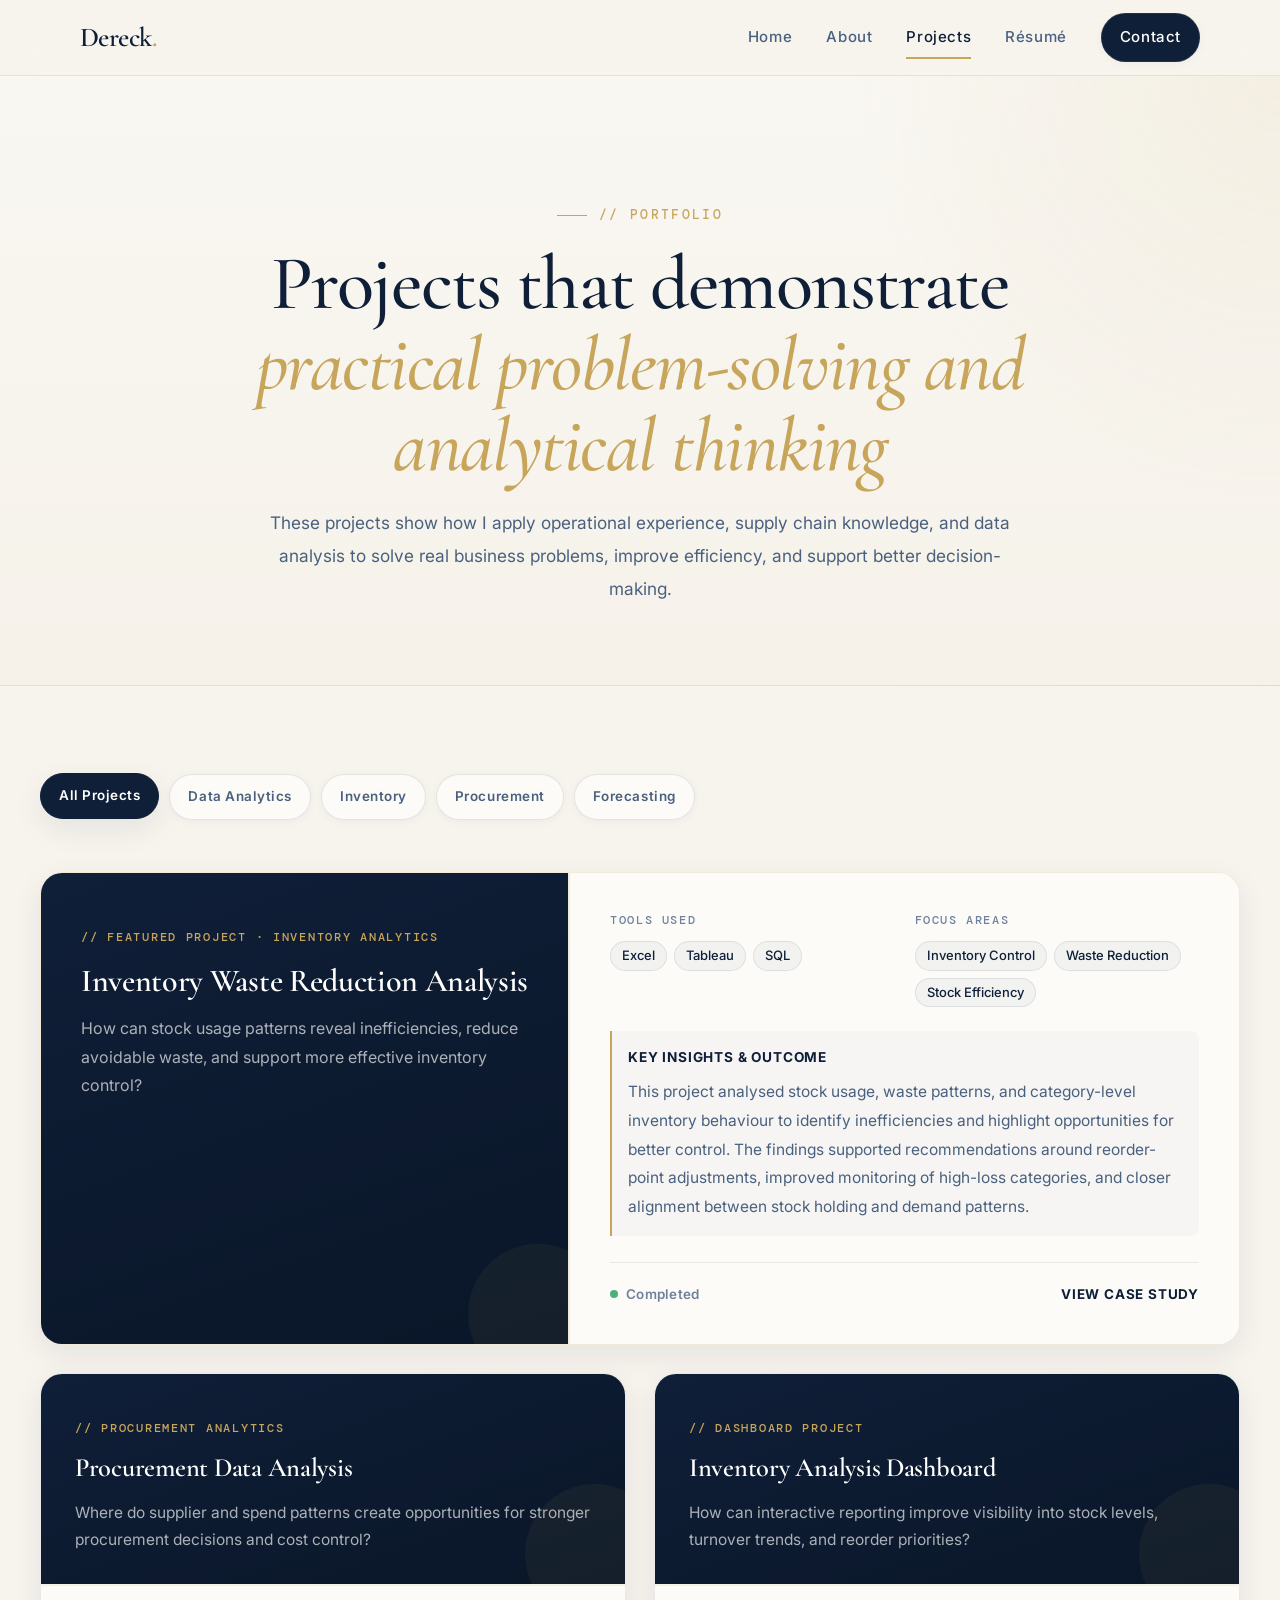
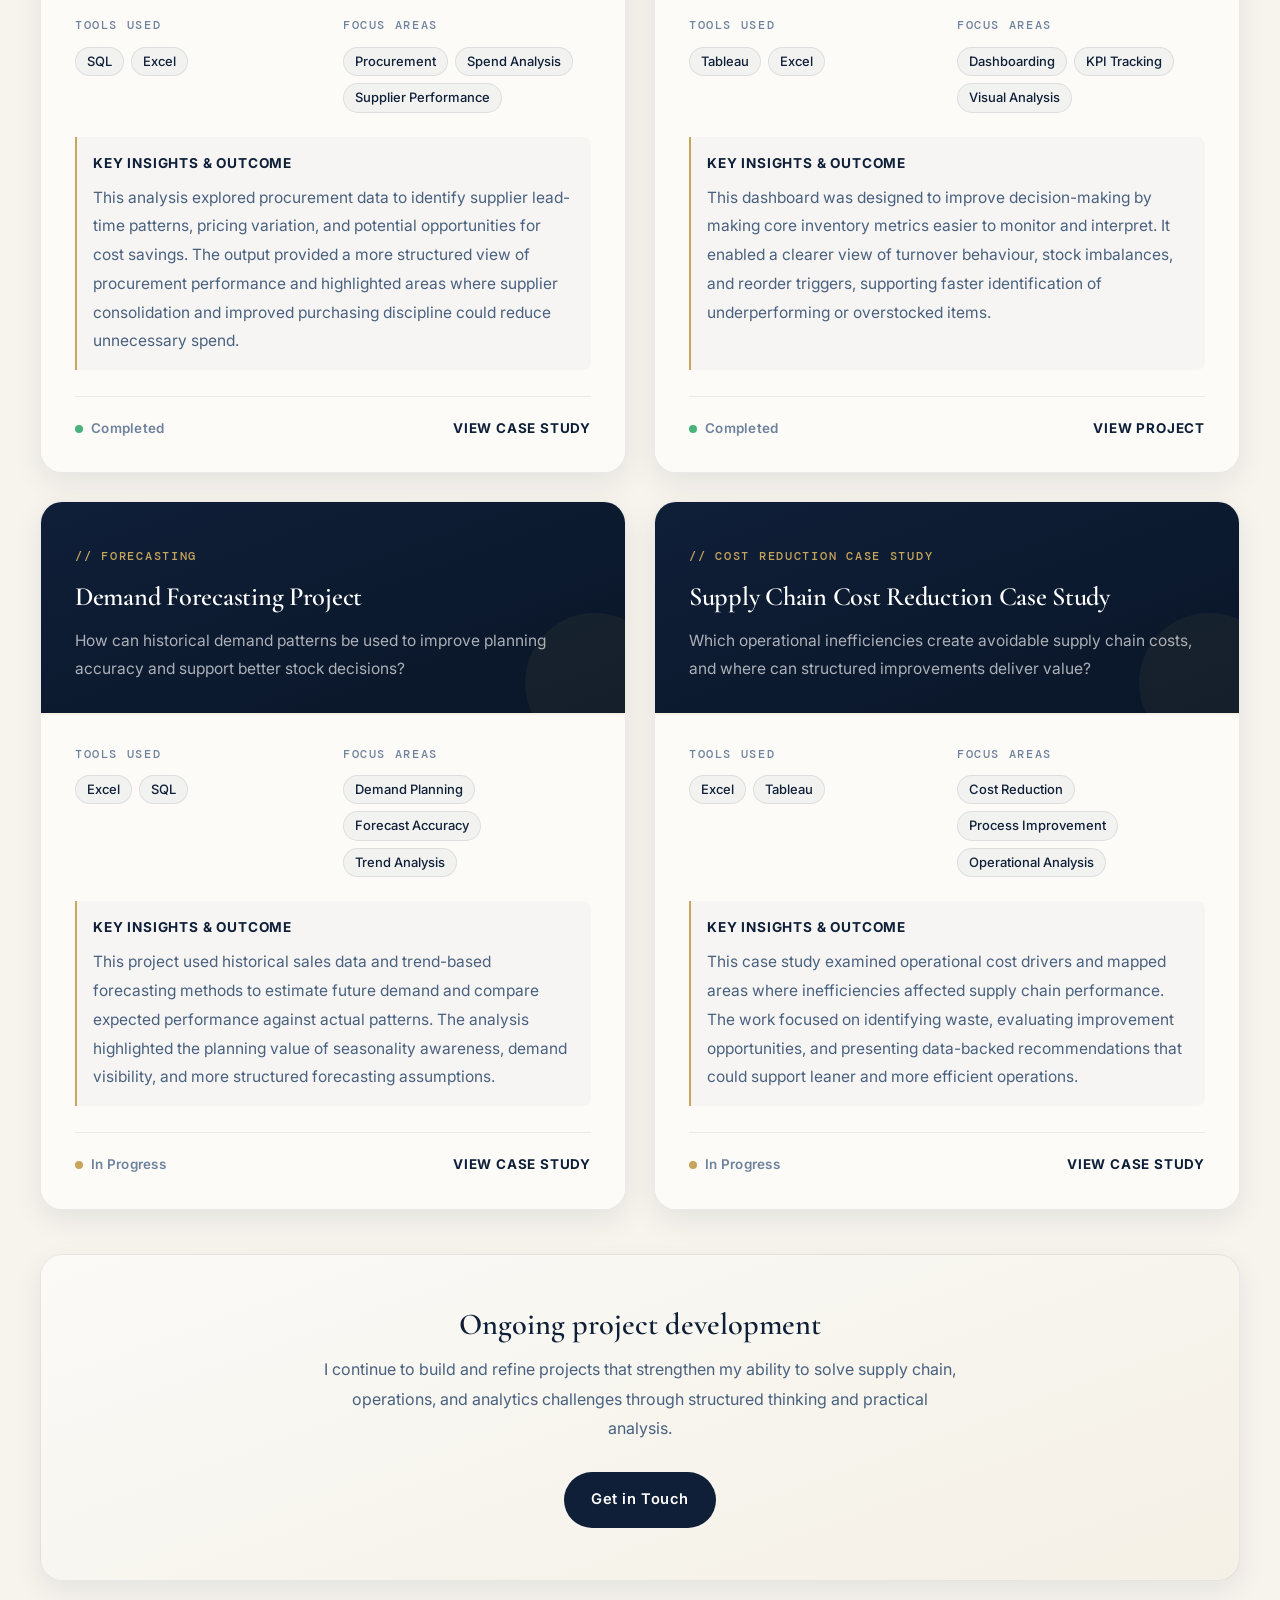
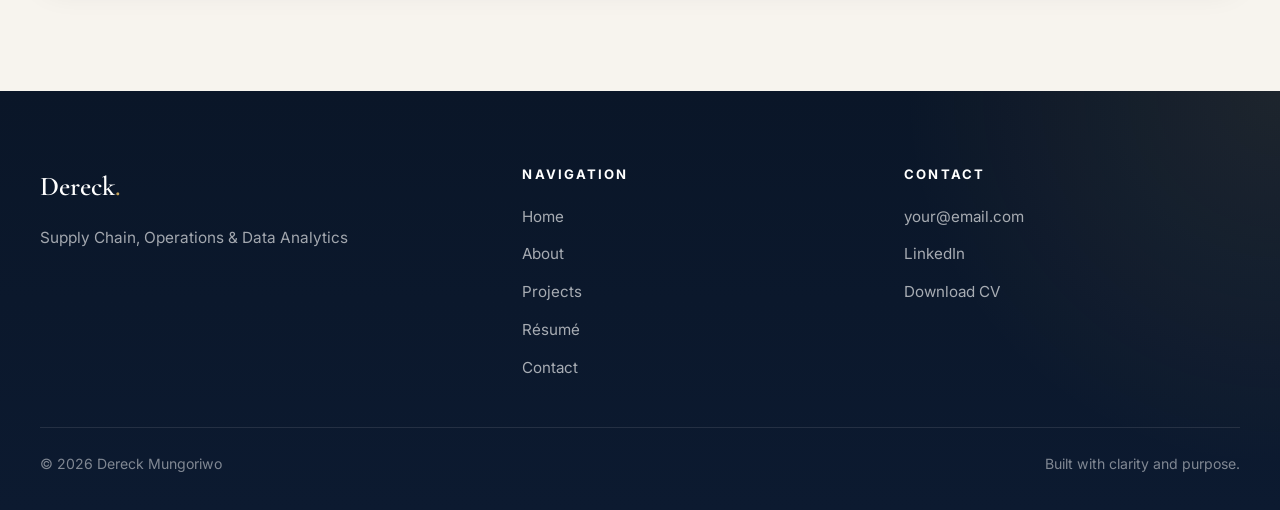
<file: projects.html>
<!DOCTYPE html>
<html lang="en">
<head>
  <meta charset="UTF-8" />
  <meta name="viewport" content="width=device-width, initial-scale=1.0" />

  <title>Projects | Dereck Mungoriwo | Supply Chain & Analytics Portfolio</title>
  <meta
    name="description"
    content="Explore supply chain, inventory, procurement, and data analytics projects by Dereck Mungoriwo, demonstrating practical problem-solving, operational thinking, and data-driven decision-making."
  />
  <link rel="canonical" href="https://dereckmungoriwo.com/projects.html" />

  <link rel="stylesheet" href="assets/css/global.css" />
  <link rel="stylesheet" href="assets/css/projects.css" />

  <!-- Google Analytics -->
  <script async src="https://www.googletagmanager.com/gtag/js?id=G-XXXXXXXXXX"></script>
  <script>
    window.dataLayer = window.dataLayer || [];
    function gtag(){dataLayer.push(arguments);}
    gtag('js', new Date());
    gtag('config', 'G-XXXXXXXXXX');
  </script>
</head>
<body>

<!-- Navigation -->
<nav class="site-nav">
  <div class="nav-inner">
    <a href="index.html" class="nav-logo">Dereck<span>.</span></a>
    <div class="nav-links">
      <a href="index.html">Home</a>
      <a href="about.html">About</a>
      <a href="projects.html" class="active">Projects</a>
      <a href="resume.html">Résumé</a>
      <a href="contact.html" class="nav-cta">Contact</a>
    </div>
    <div class="nav-toggle" onclick="toggleNav()">
      <span></span><span></span><span></span>
    </div>
  </div>
</nav>

<div class="nav-mobile" id="navMobile">
  <a href="index.html">Home</a>
  <a href="about.html">About</a>
  <a href="projects.html">Projects</a>
  <a href="resume.html">Résumé</a>
  <a href="contact.html">Contact</a>
</div>

<main class="page-wrapper">

  <!-- Page Hero -->
  <section class="page-hero">
    <div class="page-hero-inner">
      <span class="section-label">// Portfolio</span>
      <h1>
        Projects that demonstrate<br>
        <em>practical problem-solving and analytical thinking</em>
      </h1>
      <p>
        These projects show how I apply operational experience, supply chain knowledge, and data analysis to solve real business problems, improve efficiency, and support better decision-making.
      </p>
    </div>
  </section>

  <!-- Projects -->
  <section class="projects-section">
    <div class="projects-inner">

      <div class="projects-filter">
        <button class="filter-btn active" onclick="filterProjects('all', this)">All Projects</button>
        <button class="filter-btn" onclick="filterProjects('analytics', this)">Data Analytics</button>
        <button class="filter-btn" onclick="filterProjects('inventory', this)">Inventory</button>
        <button class="filter-btn" onclick="filterProjects('procurement', this)">Procurement</button>
        <button class="filter-btn" onclick="filterProjects('forecasting', this)">Forecasting</button>
      </div>

      <div class="projects-grid" id="projectsGrid">

        <!-- Featured Project -->
        <div class="project-card featured fade-up" data-category="analytics inventory">
          <div class="project-card-header">
            <span class="project-category">// Featured Project · Inventory Analytics</span>
            <h2 class="project-title">Inventory Waste Reduction Analysis</h2>
            <p class="project-problem">
              How can stock usage patterns reveal inefficiencies, reduce avoidable waste, and support more effective inventory control?
            </p>
          </div>

          <div class="project-card-body">
            <div class="project-meta-row">
              <div class="project-meta">
                <h5>Tools Used</h5>
                <div class="project-tools">
                  <span class="tool-tag">Excel</span>
                  <span class="tool-tag">Tableau</span>
                  <span class="tool-tag">SQL</span>
                </div>
              </div>

              <div class="project-meta">
                <h5>Focus Areas</h5>
                <div class="project-tools">
                  <span class="tool-tag">Inventory Control</span>
                  <span class="tool-tag">Waste Reduction</span>
                  <span class="tool-tag">Stock Efficiency</span>
                </div>
              </div>
            </div>

            <div class="project-outcome">
              <strong>Key Insights & Outcome</strong>
              This project analysed stock usage, waste patterns, and category-level inventory behaviour to identify inefficiencies and highlight opportunities for better control. The findings supported recommendations around reorder-point adjustments, improved monitoring of high-loss categories, and closer alignment between stock holding and demand patterns.
            </div>

            <div class="project-card-footer">
              <div class="project-status">
                <span class="status-dot"></span> Completed
              </div>
              <a href="projects/inventory-waste.html" class="project-link">View Case Study</a>
            </div>
          </div>
        </div>

        <!-- Project 2 -->
        <div class="project-card fade-up" data-category="procurement analytics">
          <div class="project-card-header">
            <span class="project-category">// Procurement Analytics</span>
            <h2 class="project-title">Procurement Data Analysis</h2>
            <p class="project-problem">
              Where do supplier and spend patterns create opportunities for stronger procurement decisions and cost control?
            </p>
          </div>

          <div class="project-card-body">
            <div class="project-meta-row">
              <div class="project-meta">
                <h5>Tools Used</h5>
                <div class="project-tools">
                  <span class="tool-tag">SQL</span>
                  <span class="tool-tag">Excel</span>
                </div>
              </div>

              <div class="project-meta">
                <h5>Focus Areas</h5>
                <div class="project-tools">
                  <span class="tool-tag">Procurement</span>
                  <span class="tool-tag">Spend Analysis</span>
                  <span class="tool-tag">Supplier Performance</span>
                </div>
              </div>
            </div>

            <div class="project-outcome">
              <strong>Key Insights & Outcome</strong>
              This analysis explored procurement data to identify supplier lead-time patterns, pricing variation, and potential opportunities for cost savings. The output provided a more structured view of procurement performance and highlighted areas where supplier consolidation and improved purchasing discipline could reduce unnecessary spend.
            </div>

            <div class="project-card-footer">
              <div class="project-status">
                <span class="status-dot"></span> Completed
              </div>
              <a href="projects/procurement-analysis.html" class="project-link">View Case Study</a>
            </div>
          </div>
        </div>

        <!-- Project 3 -->
        <div class="project-card fade-up" data-category="analytics inventory">
          <div class="project-card-header">
            <span class="project-category">// Dashboard Project</span>
            <h2 class="project-title">Inventory Analysis Dashboard</h2>
            <p class="project-problem">
              How can interactive reporting improve visibility into stock levels, turnover trends, and reorder priorities?
            </p>
          </div>

          <div class="project-card-body">
            <div class="project-meta-row">
              <div class="project-meta">
                <h5>Tools Used</h5>
                <div class="project-tools">
                  <span class="tool-tag">Tableau</span>
                  <span class="tool-tag">Excel</span>
                </div>
              </div>

              <div class="project-meta">
                <h5>Focus Areas</h5>
                <div class="project-tools">
                  <span class="tool-tag">Dashboarding</span>
                  <span class="tool-tag">KPI Tracking</span>
                  <span class="tool-tag">Visual Analysis</span>
                </div>
              </div>
            </div>

            <div class="project-outcome">
              <strong>Key Insights & Outcome</strong>
              This dashboard was designed to improve decision-making by making core inventory metrics easier to monitor and interpret. It enabled a clearer view of turnover behaviour, stock imbalances, and reorder triggers, supporting faster identification of underperforming or overstocked items.
            </div>

            <div class="project-card-footer">
              <div class="project-status">
                <span class="status-dot"></span> Completed
              </div>
              <a href="projects/inventory-dashboard.html" class="project-link">View Project</a>
            </div>
          </div>
        </div>

        <!-- Project 4 -->
        <div class="project-card fade-up" data-category="forecasting analytics">
          <div class="project-card-header">
            <span class="project-category">// Forecasting</span>
            <h2 class="project-title">Demand Forecasting Project</h2>
            <p class="project-problem">
              How can historical demand patterns be used to improve planning accuracy and support better stock decisions?
            </p>
          </div>

          <div class="project-card-body">
            <div class="project-meta-row">
              <div class="project-meta">
                <h5>Tools Used</h5>
                <div class="project-tools">
                  <span class="tool-tag">Excel</span>
                  <span class="tool-tag">SQL</span>
                </div>
              </div>

              <div class="project-meta">
                <h5>Focus Areas</h5>
                <div class="project-tools">
                  <span class="tool-tag">Demand Planning</span>
                  <span class="tool-tag">Forecast Accuracy</span>
                  <span class="tool-tag">Trend Analysis</span>
                </div>
              </div>
            </div>

            <div class="project-outcome">
              <strong>Key Insights & Outcome</strong>
              This project used historical sales data and trend-based forecasting methods to estimate future demand and compare expected performance against actual patterns. The analysis highlighted the planning value of seasonality awareness, demand visibility, and more structured forecasting assumptions.
            </div>

            <div class="project-card-footer">
              <div class="project-status">
                <span class="status-dot pending"></span> In Progress
              </div>
              <a href="projects/demand-forecasting.html" class="project-link">View Case Study</a>
            </div>
          </div>
        </div>

        <!-- Project 5 -->
        <div class="project-card fade-up" data-category="analytics inventory procurement">
          <div class="project-card-header">
            <span class="project-category">// Cost Reduction Case Study</span>
            <h2 class="project-title">Supply Chain Cost Reduction Case Study</h2>
            <p class="project-problem">
              Which operational inefficiencies create avoidable supply chain costs, and where can structured improvements deliver value?
            </p>
          </div>

          <div class="project-card-body">
            <div class="project-meta-row">
              <div class="project-meta">
                <h5>Tools Used</h5>
                <div class="project-tools">
                  <span class="tool-tag">Excel</span>
                  <span class="tool-tag">Tableau</span>
                </div>
              </div>

              <div class="project-meta">
                <h5>Focus Areas</h5>
                <div class="project-tools">
                  <span class="tool-tag">Cost Reduction</span>
                  <span class="tool-tag">Process Improvement</span>
                  <span class="tool-tag">Operational Analysis</span>
                </div>
              </div>
            </div>

            <div class="project-outcome">
              <strong>Key Insights & Outcome</strong>
              This case study examined operational cost drivers and mapped areas where inefficiencies affected supply chain performance. The work focused on identifying waste, evaluating improvement opportunities, and presenting data-backed recommendations that could support leaner and more efficient operations.
            </div>

            <div class="project-card-footer">
              <div class="project-status">
                <span class="status-dot pending"></span> In Progress
              </div>
              <a href="projects/cost-reduction-case-study.html" class="project-link">View Case Study</a>
            </div>
          </div>
        </div>

      </div><!-- /projects-grid -->

      <!-- CTA -->
      <div class="projects-cta fade-up">
        <h3>Ongoing project development</h3>
        <p>
          I continue to build and refine projects that strengthen my ability to solve supply chain, operations, and analytics challenges through structured thinking and practical analysis.
        </p>
        <a href="contact.html" class="btn btn-primary">Get in Touch</a>
      </div>

    </div>
  </section>

</main>

<!-- Footer -->
<footer class="site-footer">
  <div class="footer-inner">
    <div class="footer-brand">
      <div class="footer-logo">Dereck<span>.</span></div>
      <p>Supply Chain, Operations & Data Analytics</p>
    </div>

    <div class="footer-col">
      <h4>Navigation</h4>
      <a href="index.html">Home</a>
      <a href="about.html">About</a>
      <a href="projects.html">Projects</a>
      <a href="resume.html">Résumé</a>
      <a href="contact.html">Contact</a>
    </div>

    <div class="footer-col">
      <h4>Contact</h4>
      <a href="mailto:your@email.com">your@email.com</a>
      <a href="https://linkedin.com/in/yourprofile" target="_blank" rel="noopener">LinkedIn</a>
      <a href="resume.html">Download CV</a>
    </div>
  </div>

  <div class="footer-bottom">
    <p>© 2026 Dereck Mungoriwo</p>
    <p>Built with clarity and purpose.</p>
  </div>
</footer>

<script>
  function toggleNav() {
    document.getElementById('navMobile').classList.toggle('open');
  }

  function filterProjects(category, btn) {
    document.querySelectorAll('.filter-btn').forEach(b => b.classList.remove('active'));
    btn.classList.add('active');

    document.querySelectorAll('.project-card').forEach(card => {
      const cats = card.dataset.category || '';

      if (category === 'all' || cats.includes(category)) {
        card.style.display = '';
        card.style.opacity = '0';
        card.style.transform = 'translateY(16px)';

        requestAnimationFrame(() => {
          card.style.transition = 'opacity 0.35s ease, transform 0.35s ease';
          card.style.opacity = '1';
          card.style.transform = 'none';
        });
      } else {
        card.style.display = 'none';
      }
    });
  }

  const observer = new IntersectionObserver((entries) => {
    entries.forEach((e, i) => {
      if (e.isIntersecting) {
        setTimeout(() => e.target.classList.add('visible'), i * 80);
      }
    });
  }, { threshold: 0.08 });

  document.querySelectorAll('.fade-up').forEach(el => observer.observe(el));
</script>
</body>
</html>
</file>
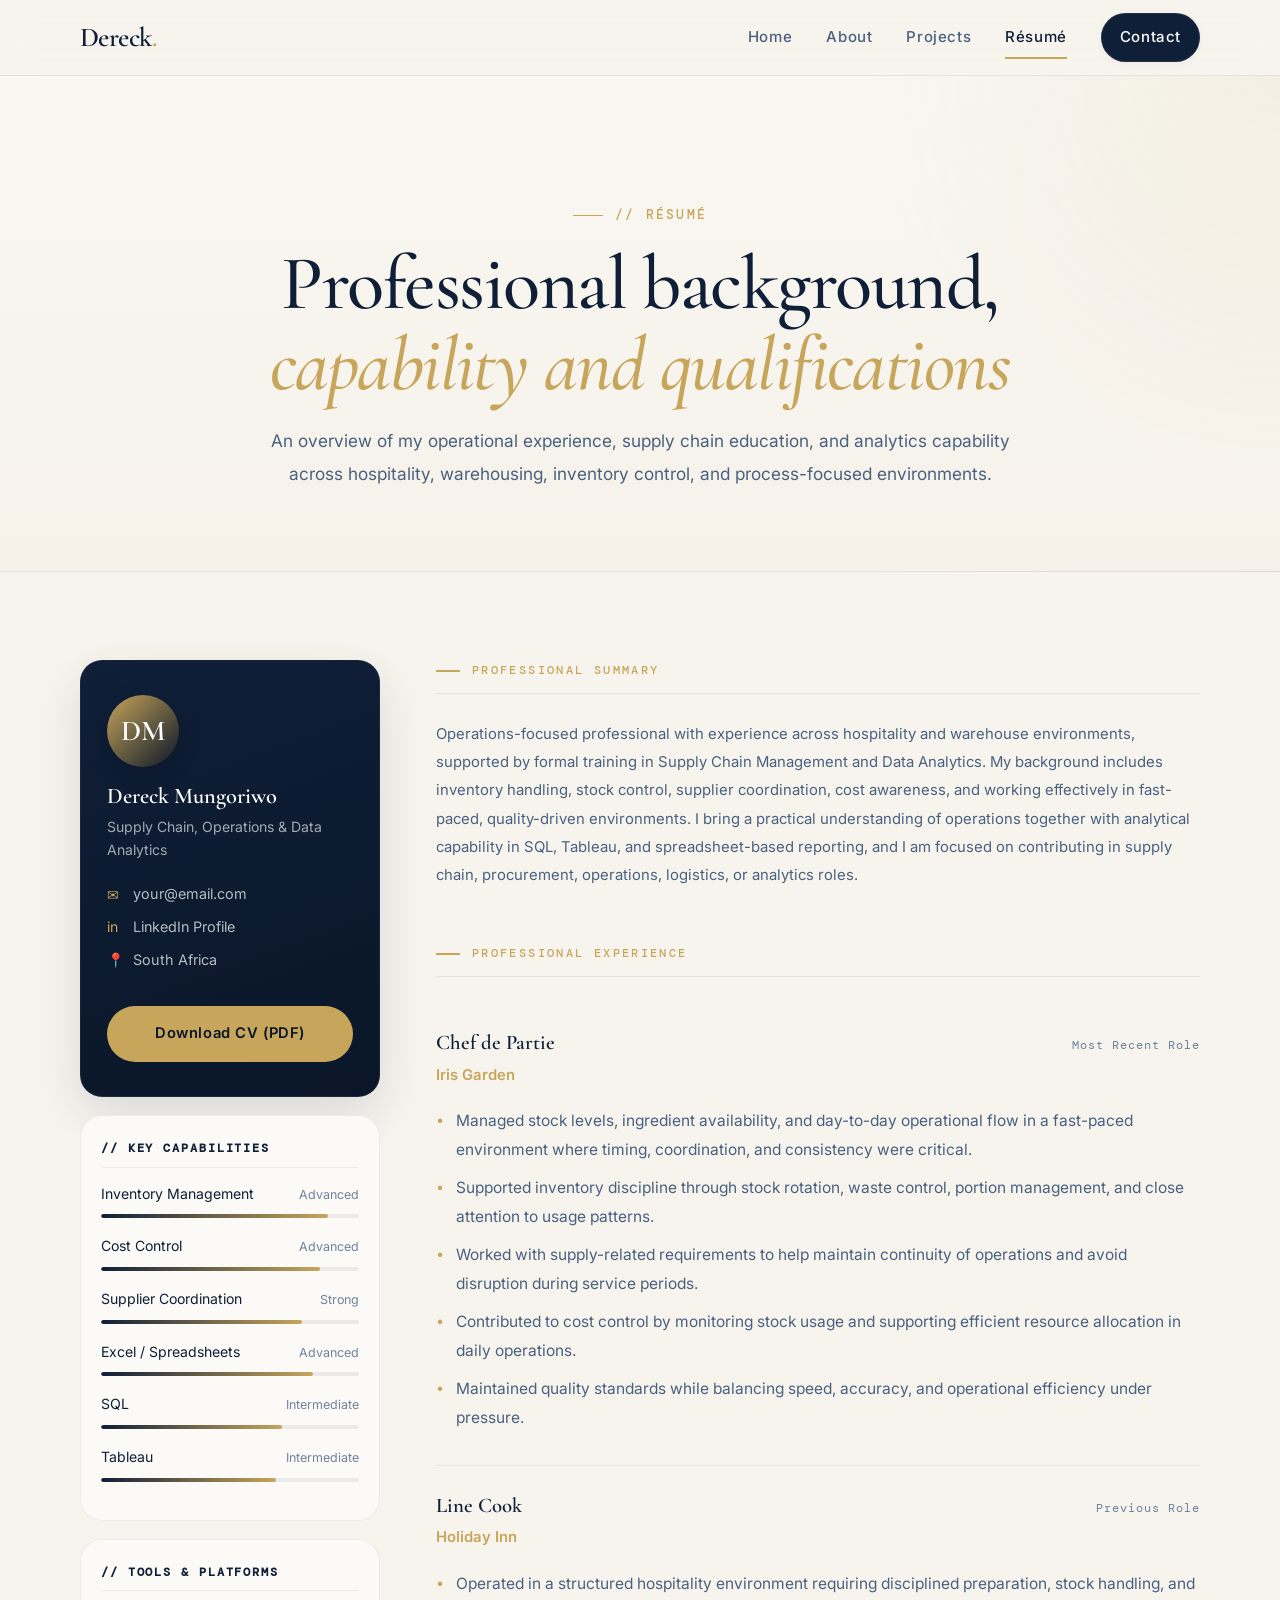
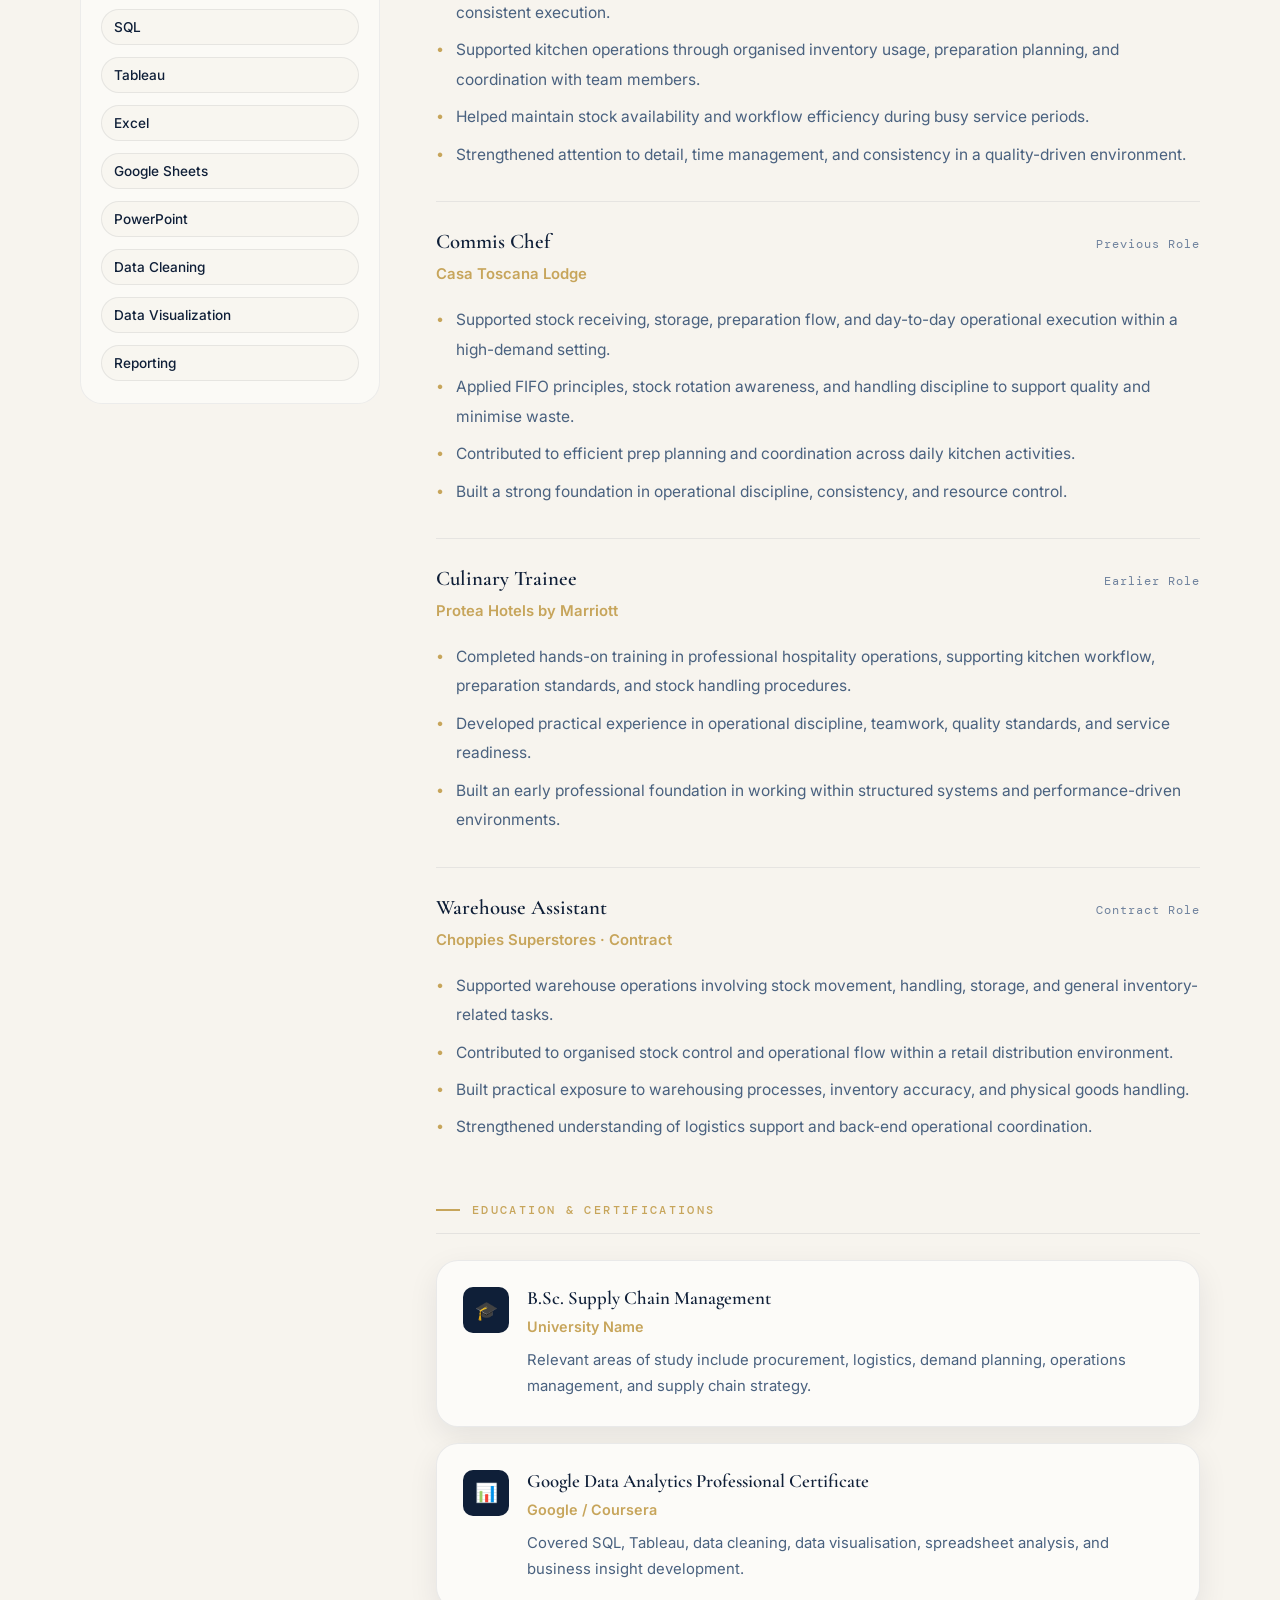
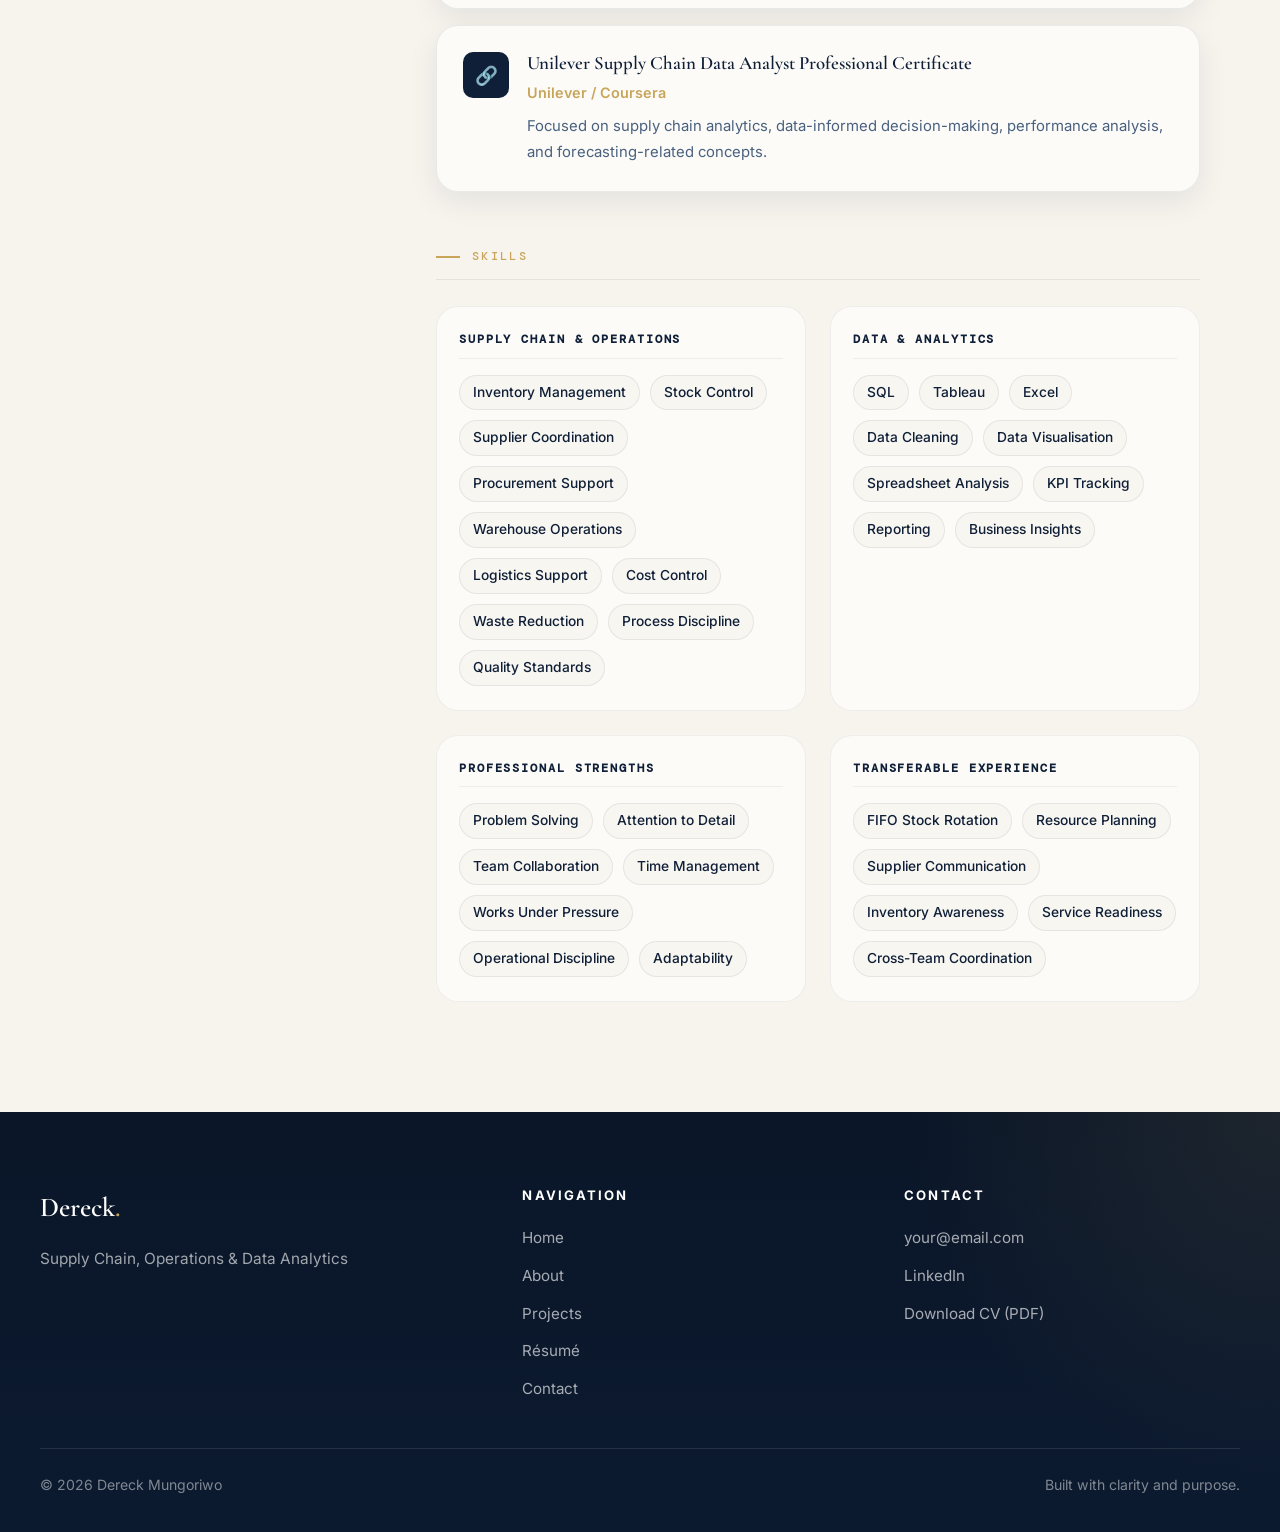
<file: resume.html>
<!DOCTYPE html>
<html lang="en">
<head>
  <meta charset="UTF-8" />
  <meta name="viewport" content="width=device-width, initial-scale=1.0" />

  <title>Résumé | Dereck Mungoriwo | Supply Chain, Operations & Analytics</title>
  <meta
    name="description"
    content="Professional résumé of Dereck Mungoriwo, combining operational experience in hospitality and warehousing with supply chain education and data analytics capability."
  />
  <link rel="canonical" href="https://dereckmungoriwo.com/resume.html" />

  <link rel="stylesheet" href="assets/css/global.css" />
  <link rel="stylesheet" href="assets/css/resume.css" />

  <!-- Google Analytics -->
  <script async src="https://www.googletagmanager.com/gtag/js?id=G-XXXXXXXXXX"></script>
  <script>
    window.dataLayer = window.dataLayer || [];
    function gtag(){dataLayer.push(arguments);}
    gtag('js', new Date());
    gtag('config', 'G-XXXXXXXXXX');
  </script>
</head>
<body>

<!-- Navigation -->
<nav class="site-nav">
  <div class="nav-inner">
    <a href="index.html" class="nav-logo">Dereck<span>.</span></a>
    <div class="nav-links">
      <a href="index.html">Home</a>
      <a href="about.html">About</a>
      <a href="projects.html">Projects</a>
      <a href="resume.html" class="active">Résumé</a>
      <a href="contact.html" class="nav-cta">Contact</a>
    </div>
    <div class="nav-toggle" onclick="toggleNav()">
      <span></span><span></span><span></span>
    </div>
  </div>
</nav>

<div class="nav-mobile" id="navMobile">
  <a href="index.html">Home</a>
  <a href="about.html">About</a>
  <a href="projects.html">Projects</a>
  <a href="resume.html">Résumé</a>
  <a href="contact.html">Contact</a>
</div>

<main class="page-wrapper">

  <!-- Page Hero -->
  <section class="page-hero">
    <div class="page-hero-inner">
      <span class="section-label">// Résumé</span>
      <h1>Professional background,<br><em>capability and qualifications</em></h1>
      <p>
        An overview of my operational experience, supply chain education, and analytics capability across hospitality, warehousing, inventory control, and process-focused environments.
      </p>
    </div>
  </section>

  <!-- Resume Layout -->
  <section class="resume-section">
    <div class="resume-inner container">

      <!-- Sidebar -->
      <aside class="resume-sidebar">
        <div class="resume-sidebar-card">
          <div class="rs-avatar">DM</div>
          <div class="rs-name">Dereck Mungoriwo</div>
          <div class="rs-role">Supply Chain, Operations & Data Analytics</div>

          <div class="rs-contact">
            <a href="mailto:your@email.com"><span class="rs-contact-icon">✉</span> your@email.com</a>
            <a href="https://linkedin.com/in/yourprofile" target="_blank" rel="noopener"><span class="rs-contact-icon">in</span> LinkedIn Profile</a>
            <p><span class="rs-contact-icon">📍</span> South Africa</p>
          </div>

          <div class="cv-actions" style="display:flex;flex-direction:column;gap:12px;margin-top:18px;">
            <a href="assets/cv/Dereck-Mungoriwo-Supply-Chain-CV.pdf" download class="btn btn-gold resume-dl-btn">
              Download CV (PDF)
            </a>
          </div>
        </div>

        <div class="skills-sidebar-card">
          <h4>// Key Capabilities</h4>

          <div class="skill-bar-row">
            <div class="skill-bar-label"><span>Inventory Management</span><span>Advanced</span></div>
            <div class="skill-bar-track"><div class="skill-bar-fill" style="width:88%"></div></div>
          </div>

          <div class="skill-bar-row">
            <div class="skill-bar-label"><span>Cost Control</span><span>Advanced</span></div>
            <div class="skill-bar-track"><div class="skill-bar-fill" style="width:85%"></div></div>
          </div>

          <div class="skill-bar-row">
            <div class="skill-bar-label"><span>Supplier Coordination</span><span>Strong</span></div>
            <div class="skill-bar-track"><div class="skill-bar-fill" style="width:78%"></div></div>
          </div>

          <div class="skill-bar-row">
            <div class="skill-bar-label"><span>Excel / Spreadsheets</span><span>Advanced</span></div>
            <div class="skill-bar-track"><div class="skill-bar-fill" style="width:82%"></div></div>
          </div>

          <div class="skill-bar-row">
            <div class="skill-bar-label"><span>SQL</span><span>Intermediate</span></div>
            <div class="skill-bar-track"><div class="skill-bar-fill" style="width:70%"></div></div>
          </div>

          <div class="skill-bar-row">
            <div class="skill-bar-label"><span>Tableau</span><span>Intermediate</span></div>
            <div class="skill-bar-track"><div class="skill-bar-fill" style="width:68%"></div></div>
          </div>
        </div>

        <div class="skills-sidebar-card">
          <h4>// Tools & Platforms</h4>
          <div style="display:flex;flex-direction:column;gap:12px;margin-top:18px;">
            <span class="tag">SQL</span>
            <span class="tag">Tableau</span>
            <span class="tag">Excel</span>
            <span class="tag">Google Sheets</span>
            <span class="tag">PowerPoint</span>
            <span class="tag">Data Cleaning</span>
            <span class="tag">Data Visualization</span>
            <span class="tag">Reporting</span>
          </div>
        </div>
      </aside>

      <!-- Main Resume -->
      <div class="resume-main">

        <!-- Professional Summary -->
        <div class="resume-block fade-up">
          <div class="resume-block-title">Professional Summary</div>
          <p style="font-size:0.93rem;color:var(--text-mid);line-height:1.9;">
            Operations-focused professional with experience across hospitality and warehouse environments, supported by formal training in Supply Chain Management and Data Analytics. My background includes inventory handling, stock control, supplier coordination, cost awareness, and working effectively in fast-paced, quality-driven environments. I bring a practical understanding of operations together with analytical capability in SQL, Tableau, and spreadsheet-based reporting, and I am focused on contributing in supply chain, procurement, operations, logistics, or analytics roles.
          </p>
        </div>

        <!-- Experience -->
        <div class="resume-block fade-up">
          <div class="resume-block-title">Professional Experience</div>

          <div class="exp-item">
            <div class="exp-header">
              <div class="exp-title">Chef de Partie</div>
              <div class="exp-date">Most Recent Role</div>
            </div>
            <div class="exp-org">Iris Garden</div>
            <ul class="exp-bullets">
              <li>Managed stock levels, ingredient availability, and day-to-day operational flow in a fast-paced environment where timing, coordination, and consistency were critical.</li>
              <li>Supported inventory discipline through stock rotation, waste control, portion management, and close attention to usage patterns.</li>
              <li>Worked with supply-related requirements to help maintain continuity of operations and avoid disruption during service periods.</li>
              <li>Contributed to cost control by monitoring stock usage and supporting efficient resource allocation in daily operations.</li>
              <li>Maintained quality standards while balancing speed, accuracy, and operational efficiency under pressure.</li>
            </ul>
          </div>

          <div class="exp-item">
            <div class="exp-header">
              <div class="exp-title">Line Cook</div>
              <div class="exp-date">Previous Role</div>
            </div>
            <div class="exp-org">Holiday Inn</div>
            <ul class="exp-bullets">
              <li>Operated in a structured hospitality environment requiring disciplined preparation, stock handling, and consistent execution.</li>
              <li>Supported kitchen operations through organised inventory usage, preparation planning, and coordination with team members.</li>
              <li>Helped maintain stock availability and workflow efficiency during busy service periods.</li>
              <li>Strengthened attention to detail, time management, and consistency in a quality-driven environment.</li>
            </ul>
          </div>

          <div class="exp-item">
            <div class="exp-header">
              <div class="exp-title">Commis Chef</div>
              <div class="exp-date">Previous Role</div>
            </div>
            <div class="exp-org">Casa Toscana Lodge</div>
            <ul class="exp-bullets">
              <li>Supported stock receiving, storage, preparation flow, and day-to-day operational execution within a high-demand setting.</li>
              <li>Applied FIFO principles, stock rotation awareness, and handling discipline to support quality and minimise waste.</li>
              <li>Contributed to efficient prep planning and coordination across daily kitchen activities.</li>
              <li>Built a strong foundation in operational discipline, consistency, and resource control.</li>
            </ul>
          </div>

          <div class="exp-item">
            <div class="exp-header">
              <div class="exp-title">Culinary Trainee</div>
              <div class="exp-date">Earlier Role</div>
            </div>
            <div class="exp-org">Protea Hotels by Marriott</div>
            <ul class="exp-bullets">
              <li>Completed hands-on training in professional hospitality operations, supporting kitchen workflow, preparation standards, and stock handling procedures.</li>
              <li>Developed practical experience in operational discipline, teamwork, quality standards, and service readiness.</li>
              <li>Built an early professional foundation in working within structured systems and performance-driven environments.</li>
            </ul>
          </div>

          <div class="exp-item">
            <div class="exp-header">
              <div class="exp-title">Warehouse Assistant</div>
              <div class="exp-date">Contract Role</div>
            </div>
            <div class="exp-org">Choppies Superstores · Contract</div>
            <ul class="exp-bullets">
              <li>Supported warehouse operations involving stock movement, handling, storage, and general inventory-related tasks.</li>
              <li>Contributed to organised stock control and operational flow within a retail distribution environment.</li>
              <li>Built practical exposure to warehousing processes, inventory accuracy, and physical goods handling.</li>
              <li>Strengthened understanding of logistics support and back-end operational coordination.</li>
            </ul>
          </div>
        </div>

        <!-- Education -->
        <div class="resume-block fade-up">
          <div class="resume-block-title">Education & Certifications</div>

          <div class="edu-item">
            <div class="edu-icon">🎓</div>
            <div class="edu-content">
              <div class="edu-degree">B.Sc. Supply Chain Management</div>
              <div class="edu-institution">University Name</div>
              <div class="edu-note">
                Relevant areas of study include procurement, logistics, demand planning, operations management, and supply chain strategy.
              </div>
            </div>
          </div>

          <div class="edu-item">
            <div class="edu-icon">📊</div>
            <div class="edu-content">
              <div class="edu-degree">Google Data Analytics Professional Certificate</div>
              <div class="edu-institution">Google / Coursera</div>
              <div class="edu-note">
                Covered SQL, Tableau, data cleaning, data visualisation, spreadsheet analysis, and business insight development.
              </div>
            </div>
          </div>

          <div class="edu-item">
            <div class="edu-icon">🔗</div>
            <div class="edu-content">
              <div class="edu-degree">Unilever Supply Chain Data Analyst Professional Certificate</div>
              <div class="edu-institution">Unilever / Coursera</div>
              <div class="edu-note">
                Focused on supply chain analytics, data-informed decision-making, performance analysis, and forecasting-related concepts.
              </div>
            </div>
          </div>
        </div>

        <!-- Skills -->
        <div class="resume-block fade-up">
          <div class="resume-block-title">Skills</div>

          <div class="skills-grid-2col">
            <div class="skill-group">
              <h4>Supply Chain & Operations</h4>
              <div class="skill-tag-cloud">
                <span class="sk-tag">Inventory Management</span>
                <span class="sk-tag">Stock Control</span>
                <span class="sk-tag">Supplier Coordination</span>
                <span class="sk-tag">Procurement Support</span>
                <span class="sk-tag">Warehouse Operations</span>
                <span class="sk-tag">Logistics Support</span>
                <span class="sk-tag">Cost Control</span>
                <span class="sk-tag">Waste Reduction</span>
                <span class="sk-tag">Process Discipline</span>
                <span class="sk-tag">Quality Standards</span>
              </div>
            </div>

            <div class="skill-group">
              <h4>Data & Analytics</h4>
              <div class="skill-tag-cloud">
                <span class="sk-tag">SQL</span>
                <span class="sk-tag">Tableau</span>
                <span class="sk-tag">Excel</span>
                <span class="sk-tag">Data Cleaning</span>
                <span class="sk-tag">Data Visualisation</span>
                <span class="sk-tag">Spreadsheet Analysis</span>
                <span class="sk-tag">KPI Tracking</span>
                <span class="sk-tag">Reporting</span>
                <span class="sk-tag">Business Insights</span>
              </div>
            </div>

            <div class="skill-group">
              <h4>Professional Strengths</h4>
              <div class="skill-tag-cloud">
                <span class="sk-tag">Problem Solving</span>
                <span class="sk-tag">Attention to Detail</span>
                <span class="sk-tag">Team Collaboration</span>
                <span class="sk-tag">Time Management</span>
                <span class="sk-tag">Works Under Pressure</span>
                <span class="sk-tag">Operational Discipline</span>
                <span class="sk-tag">Adaptability</span>
              </div>
            </div>

            <div class="skill-group">
              <h4>Transferable Experience</h4>
              <div class="skill-tag-cloud">
                <span class="sk-tag">FIFO Stock Rotation</span>
                <span class="sk-tag">Resource Planning</span>
                <span class="sk-tag">Supplier Communication</span>
                <span class="sk-tag">Inventory Awareness</span>
                <span class="sk-tag">Service Readiness</span>
                <span class="sk-tag">Cross-Team Coordination</span>
              </div>
            </div>
          </div>
        </div>

      </div>
    </div>
  </section>

</main>

<!-- Footer -->
<footer class="site-footer">
  <div class="footer-inner">
    <div class="footer-brand">
      <div class="footer-logo">Dereck<span>.</span></div>
      <p>Supply Chain, Operations & Data Analytics</p>
    </div>

    <div class="footer-col">
      <h4>Navigation</h4>
      <a href="index.html">Home</a>
      <a href="about.html">About</a>
      <a href="projects.html">Projects</a>
      <a href="resume.html">Résumé</a>
      <a href="contact.html">Contact</a>
    </div>

    <div class="footer-col">
      <h4>Contact</h4>
      <a href="mailto:your@email.com">your@email.com</a>
      <a href="https://linkedin.com/in/yourprofile" target="_blank" rel="noopener">LinkedIn</a>
      <a href="assets/cv/Dereck-Mungoriwo-Supply-Chain-CV.pdf" download>Download CV (PDF)</a>
    </div>
  </div>

  <div class="footer-bottom">
    <p>© 2026 Dereck Mungoriwo</p>
    <p>Built with clarity and purpose.</p>
  </div>
</footer>

<script>
  function toggleNav() {
    document.getElementById('navMobile').classList.toggle('open');
  }

  const observer = new IntersectionObserver((entries) => {
    entries.forEach((e, i) => {
      if (e.isIntersecting) setTimeout(() => e.target.classList.add('visible'), i * 80);
    });
  }, { threshold: 0.08 });

  document.querySelectorAll('.fade-up').forEach(el => observer.observe(el));

  const barObserver = new IntersectionObserver((entries) => {
    entries.forEach(e => {
      if (e.isIntersecting) {
        e.target.querySelectorAll('.skill-bar-fill').forEach(bar => {
          const w = bar.style.width;
          bar.style.width = '0%';
          requestAnimationFrame(() => { bar.style.width = w; });
        });
      }
    });
  }, { threshold: 0.3 });

  document.querySelectorAll('.skills-sidebar-card').forEach(el => barObserver.observe(el));
</script>
</body>
</html>
</file>
<file: assets/css/global.css>
/* ============================================
   GLOBAL.CSS — Premium Shared Design System
   ============================================ */

@import url('https://fonts.googleapis.com/css2?family=Cormorant+Garamond:wght@400;500;600;700&family=Inter:wght@400;500;600;700&family=DM+Mono:wght@400;500&display=swap');

/* ── CSS Custom Properties ── */
:root {
  --navy: #0f1f38;
  --navy-deep: #0a1628;
  --navy-soft: #1b3358;
  --steel: #35527a;
  --accent: #c7a55b;
  --accent-soft: #d7b978;
  --accent-pale: #efe2bf;
  --ivory: #f7f4ee;
  --surface: #fcfbf8;
  --white: #ffffff;

  --text-dark: #13253f;
  --text-mid: #49617f;
  --text-soft: #6f829d;
  --text-faint: #97a7bc;

  --border: rgba(15, 31, 56, 0.10);
  --border-strong: rgba(15, 31, 56, 0.18);

  --shadow-xs: 0 2px 10px rgba(15, 31, 56, 0.04);
  --shadow-soft: 0 10px 30px rgba(15, 31, 56, 0.08);
  --shadow-card: 0 18px 50px rgba(15, 31, 56, 0.12);
  --shadow-hover: 0 22px 60px rgba(15, 31, 56, 0.16);

  --radius-sm: 8px;
  --radius: 14px;
  --radius-lg: 22px;
  --radius-xl: 30px;

  --transition: 0.32s cubic-bezier(0.4, 0, 0.2, 1);

  --font-display: 'Cormorant Garamond', serif;
  --font-body: 'Inter', sans-serif;
  --font-mono: 'DM Mono', monospace;

  --max-width: 1200px;
}

/* ── Reset ── */
*,
*::before,
*::after {
  box-sizing: border-box;
  margin: 0;
  padding: 0;
}

html {
  scroll-behavior: smooth;
  font-size: 16px;
  /* Prevents fixed nav from covering section headings on anchor jump */
  scroll-padding-top: 96px;
}

body {
  font-family: var(--font-body);
  background: var(--ivory);
  color: var(--text-dark);
  line-height: 1.75;
  -webkit-font-smoothing: antialiased;
  text-rendering: optimizeLegibility;
}

/* Ensures Cormorant Garamond applies to all headings,
   not only those carrying an explicit class */
h1, h2, h3 {
  font-family: var(--font-display);
  font-weight: 500;
}

a {
  text-decoration: none;
  color: inherit;
  transition: color var(--transition), opacity var(--transition), transform var(--transition);
}

img {
  display: block;
  max-width: 100%;
}

ul {
  list-style: none;
}

button,
input,
textarea,
select {
  font: inherit;
}

/* ── Global Layout ── */
.container {
  max-width: var(--max-width);
  margin: 0 auto;
  padding: 0 40px;
}

.page-wrapper {
  padding-top: 76px;
}

section {
  position: relative;
}

/* ── Typography ── */
.section-label {
  display: inline-flex;
  align-items: center;
  gap: 12px;
  font-family: var(--font-mono);
  font-size: 0.8rem;
  font-weight: 500;
  letter-spacing: 0.18em;
  text-transform: uppercase;
  color: var(--accent);
  margin-bottom: 16px;
}

.section-label::before {
  content: '';
  width: 30px;
  height: 1px;
  background: var(--accent);
  display: inline-block;
}

.section-heading {
  font-family: var(--font-display);
  font-size: clamp(2.4rem, 5vw, 4rem);
  font-weight: 500;
  line-height: 1.08;
  letter-spacing: -0.02em;
  color: var(--navy);
  margin-bottom: 22px;
}

.section-subtext {
  font-size: 1.06rem;
  line-height: 1.9;
  color: var(--text-mid);
  max-width: 720px;
}

/* ── Shared Page Hero ── */
.page-hero {
  padding: 120px 40px 80px;
  background:
    radial-gradient(circle at top right, rgba(199,165,91,0.10), transparent 30%),
    linear-gradient(180deg, #f9f7f2 0%, #f6f2ea 100%);
  border-bottom: 1px solid var(--border);
}

.page-hero-inner {
  max-width: 920px;
  margin: 0 auto;
  text-align: center;
}

.page-hero h1 {
  font-family: var(--font-display);
  font-size: clamp(2.8rem, 6vw, 4.8rem);
  font-weight: 500;
  line-height: 1.06;
  letter-spacing: -0.02em;
  color: var(--navy);
  margin-bottom: 20px;
}

.page-hero h1 em {
  font-style: italic;
  color: var(--accent);
}

.page-hero p {
  font-size: 1.08rem;
  line-height: 1.9;
  color: var(--text-mid);
  max-width: 760px;
  margin: 0 auto;
}

/* ── Navigation ── */
.site-nav {
  position: fixed;
  top: 0;
  left: 0;
  right: 0;
  z-index: 1000;
  height: 76px;
  display: flex;
  align-items: center;
  background: rgba(247, 244, 238, 0.88);
  backdrop-filter: blur(16px);
  border-bottom: 1px solid rgba(15, 31, 56, 0.08);
}

.nav-inner {
  width: 100%;
  max-width: var(--max-width);
  margin: 0 auto;
  padding: 0 40px;
  display: flex;
  align-items: center;
  justify-content: space-between;
}

.nav-logo {
  font-family: var(--font-display);
  font-size: 1.7rem;
  font-weight: 600;
  letter-spacing: -0.02em;
  color: var(--navy);
}

.nav-logo span {
  color: var(--accent);
}

.nav-links {
  display: flex;
  align-items: center;
  gap: 34px;
}

.nav-links a {
  position: relative;
  font-size: 0.94rem;
  font-weight: 500;
  letter-spacing: 0.04em;
  color: var(--text-mid);
}

.nav-links a::after {
  content: '';
  position: absolute;
  left: 0;
  bottom: -8px;
  width: 100%;
  height: 2px;
  background: var(--accent);
  transform: scaleX(0);
  transform-origin: left;
  transition: transform var(--transition);
}

.nav-links a:hover,
.nav-links a.active {
  color: var(--navy);
}

.nav-links a:hover::after,
.nav-links a.active::after {
  transform: scaleX(1);
}

.nav-cta {
  display: inline-flex;
  align-items: center;
  justify-content: center;
  min-height: 44px;
  padding: 10px 18px;
  border-radius: 999px;
  background: var(--navy);
  color: var(--white) !important;
  border: 1px solid rgba(255,255,255,0.08);
  box-shadow: var(--shadow-xs);
}

.nav-cta:hover {
  background: var(--navy-soft);
  transform: translateY(-1px);
}

.nav-cta::after {
  display: none !important;
}

/* Active state for Contact link when nav-cta and active both apply */
.nav-cta.active {
  background: var(--accent);
  color: var(--navy-deep) !important;
  border-color: transparent;
}

/* ── Mobile Nav ── */
.nav-toggle {
  display: none;
  flex-direction: column;
  gap: 5px;
  cursor: pointer;
  padding: 8px;
}

.nav-toggle span {
  width: 24px;
  height: 2px;
  border-radius: 999px;
  background: var(--navy);
}

.nav-mobile {
  display: none;
  position: fixed;
  top: 76px;
  left: 0;
  right: 0;
  z-index: 999;
  padding: 24px 28px 28px;
  background: rgba(247, 244, 238, 0.98);
  backdrop-filter: blur(16px);
  border-bottom: 1px solid var(--border);
  flex-direction: column;
  gap: 18px;
}

.nav-mobile a {
  font-size: 1rem;
  font-weight: 500;
  color: var(--text-mid);
}

.nav-mobile.open {
  display: flex;
}

/* ── Buttons ── */
.btn {
  display: inline-flex;
  align-items: center;
  justify-content: center;
  gap: 10px;
  min-height: 50px;
  padding: 14px 26px;
  border-radius: 999px;
  font-size: 0.92rem;
  font-weight: 600;
  letter-spacing: 0.04em;
  border: 1px solid transparent;
  cursor: pointer;
  transition: all var(--transition);
  box-shadow: none;
}

.btn-primary {
  background: var(--navy);
  color: var(--white);
}

.btn-primary:hover {
  background: var(--navy-soft);
  transform: translateY(-2px);
  box-shadow: var(--shadow-soft);
}

.btn-outline {
  background: transparent;
  color: var(--navy);
  border-color: rgba(15, 31, 56, 0.22);
}

.btn-outline:hover {
  background: var(--navy);
  color: var(--white);
  border-color: var(--navy);
  transform: translateY(-2px);
  box-shadow: var(--shadow-soft);
}

.btn-gold {
  background: var(--accent);
  color: var(--navy-deep);
  border-color: rgba(199,165,91,0.35);
}

.btn-gold:hover {
  background: var(--accent-soft);
  transform: translateY(-2px);
  box-shadow: 0 18px 36px rgba(199,165,91,0.24);
}

/* ── Tags / Pills ── */
.tag {
  display: inline-flex;
  align-items: center;
  gap: 6px;
  min-height: 36px;
  padding: 8px 14px;
  border-radius: 999px;
  background: rgba(15, 31, 56, 0.05);
  border: 1px solid rgba(15, 31, 56, 0.08);
  color: var(--text-mid);
  font-size: 0.84rem;
  font-weight: 500;
}

.tag-gold {
  background: rgba(199,165,91,0.14);
  border-color: rgba(199,165,91,0.22);
  color: #8a6a24;
}

/* ── Shared Card Feel ── */
.card-surface,
.resume-sidebar-card,
.skills-sidebar-card,
.project-card,
.value-card,
.channel-card,
.skill-card,
.journey-step,
.about-visual-card {
  background: var(--surface);
  border: 1px solid rgba(15, 31, 56, 0.08);
  box-shadow: var(--shadow-soft);
}

/* ── Forms ── */
.form-group {
  display: flex;
  flex-direction: column;
  gap: 10px;
  margin-bottom: 18px;
}

.form-row {
  display: grid;
  grid-template-columns: 1fr 1fr;
  gap: 18px;
}

label {
  font-size: 0.92rem;
  font-weight: 600;
  color: var(--navy);
}

input,
textarea,
select {
  width: 100%;
  border: 1px solid rgba(15, 31, 56, 0.14);
  background: var(--white);
  color: var(--text-dark);
  border-radius: 16px;
  padding: 15px 16px;
  font-size: 0.98rem;
  line-height: 1.5;
  transition: border-color var(--transition), box-shadow var(--transition);
  outline: none;
}

textarea {
  min-height: 160px;
  resize: vertical;
}

input::placeholder,
textarea::placeholder {
  color: var(--text-faint);
}

input:focus,
textarea:focus,
select:focus {
  border-color: rgba(199,165,91,0.9);
  box-shadow: 0 0 0 4px rgba(199,165,91,0.12);
}

/* ── Accessibility — keyboard focus ring ── */
:focus-visible {
  outline: 2px solid var(--accent);
  outline-offset: 3px;
  border-radius: 4px;
}

/* ── Footer ── */
.site-footer {
  background:
    radial-gradient(circle at top right, rgba(199,165,91,0.10), transparent 28%),
    linear-gradient(180deg, var(--navy-deep) 0%, #0c1a30 100%);
  color: rgba(255,255,255,0.68);
  padding: 72px 40px 34px;
}

.footer-inner {
  max-width: var(--max-width);
  margin: 0 auto;
  display: grid;
  grid-template-columns: 1.3fr 1fr 1fr;
  gap: 46px;
  padding-bottom: 34px;
  border-bottom: 1px solid rgba(255,255,255,0.10);
}

.footer-logo {
  font-family: var(--font-display);
  font-size: 1.7rem;
  font-weight: 600;
  color: var(--white);
  margin-bottom: 14px;
}

.footer-logo span {
  color: var(--accent);
}

.footer-brand p {
  max-width: 320px;
  font-size: 0.96rem;
  line-height: 1.85;
  color: rgba(255,255,255,0.62);
}

.footer-col h4 {
  font-size: 0.82rem;
  font-weight: 700;
  letter-spacing: 0.16em;
  text-transform: uppercase;
  color: var(--white);
  margin-bottom: 18px;
}

.footer-col a,
.footer-col p {
  display: block;
  margin-bottom: 12px;
  font-size: 0.95rem;
  line-height: 1.7;
  color: rgba(255,255,255,0.64);
}

.footer-col a:hover {
  color: var(--accent-soft);
}

.footer-bottom {
  max-width: var(--max-width);
  margin: 24px auto 0;
  display: flex;
  align-items: center;
  justify-content: space-between;
  gap: 18px;
  font-size: 0.88rem;
  color: rgba(255,255,255,0.48);
}

/* ── Shared Utility ── */
.fade-up {
  opacity: 0;
  transform: translateY(26px);
  transition: opacity 0.7s ease, transform 0.7s ease;
}

.fade-up.visible {
  opacity: 1;
  transform: translateY(0);
}

/* ── Mobile hero stats fallback ──
   Shown on small screens when the hero card sidebar is hidden.
   Add the matching HTML to index.html — see comment at bottom of file. */
.hero-stat-mobile {
  display: none;
}

/* ── Links in content ── */
.text-link {
  color: var(--navy);
  font-weight: 600;
}

.text-link:hover {
  color: var(--accent);
}

/* ── Responsive ── */
@media (max-width: 1024px) {
  .footer-inner {
    grid-template-columns: 1fr 1fr;
  }
}

@media (max-width: 768px) {
  .container,
  .nav-inner {
    padding-left: 24px;
    padding-right: 24px;
  }

  .page-wrapper {
    padding-top: 72px;
  }

  .site-nav {
    height: 72px;
  }

  .nav-mobile {
    top: 72px;
  }

  .nav-links {
    display: none;
  }

  .nav-toggle {
    display: flex;
  }

  .page-hero {
    padding: 100px 24px 64px;
  }

  .page-hero h1 {
    font-size: clamp(2.3rem, 10vw, 3.4rem);
  }

  .page-hero p,
  .section-subtext {
    font-size: 1rem;
  }

  .form-row {
    grid-template-columns: 1fr;
  }

  .footer-inner {
    grid-template-columns: 1fr;
    gap: 28px;
  }

  .footer-bottom {
    flex-direction: column;
    align-items: flex-start;
  }

  /* Show the condensed inline stat strip in the hero on mobile */
  .hero-stat-mobile {
    display: flex;
    gap: 28px;
    margin-top: 28px;
    padding-top: 24px;
    border-top: 1px solid rgba(255,255,255,0.10);
  }

  .hero-stat-mobile .stat-num {
    font-family: var(--font-display);
    font-size: 1.9rem;
    font-weight: 600;
    color: var(--white);
    line-height: 1;
  }

  .hero-stat-mobile .stat-desc {
    font-size: 0.8rem;
    color: rgba(255,255,255,0.52);
    margin-top: 4px;
    line-height: 1.4;
  }
}

@media (max-width: 640px) {
  /* Scope full-width buttons only to hero-actions and standalone form submits.
     This prevents CTA banner side-by-side buttons from breaking. */
  .hero-actions .btn,
  .form-submit .btn,
  .resume-dl-btn {
    width: 100%;
  }
}

@media (max-width: 480px) {
  html {
    font-size: 15.5px;
  }

  .section-label {
    font-size: 0.74rem;
  }

  .footer-col a,
  .footer-col p,
  .footer-brand p {
    font-size: 0.92rem;
  }
}

/* ── Reduced motion — accessibility ── */
@media (prefers-reduced-motion: reduce) {
  .fade-up {
    opacity: 1;
    transform: none;
    transition: none;
  }

  .hero-title,
  .hero-eyebrow,
  .hero-subtitle,
  .hero-actions,
  .hero-card {
    animation: none;
    opacity: 1;
    transform: none;
  }

  .skill-bar-fill {
    transition: none;
  }

  * {
    transition-duration: 0.01ms !important;
    animation-duration: 0.01ms !important;
  }
}

/*
  ── HTML ADDITION for mobile hero stats ──
  Add this block inside .hero-content in index.html,
  immediately after the closing </div> of .hero-actions:

  <div class="hero-stat-mobile">
    <div>
      <div class="stat-num">5+</div>
      <div class="stat-desc">Years Operational Experience</div>
    </div>
    <div>
      <div class="stat-num">3</div>
      <div class="stat-desc">Professional Certifications</div>
    </div>
  </div>

  ── FOOTER EMAIL — Fix in index.html, resume.html, projects.html ──
  Find:    your@email.com
  Replace: dereck@dereckmungoriwo.com

  Find:    linkedin.com/in/yourprofile
  Replace: linkedin.com/in/dereckmungoriwo
*/
</file>
<file: assets/css/home.css>
/* ============================================
   HOME.CSS — Premium Homepage Styles
   ============================================ */

/* ── Hero ── */
.hero {
  min-height: auto;
  display: flex;
  align-items: center;
  text-align: center;
  background:
    radial-gradient(circle at top right, rgba(199,165,91,0.13), transparent 36%),
    linear-gradient(180deg, var(--ivory) 0%, #f0ece1 100%);
  position: relative;
  overflow: hidden;
  padding: 140px 40px 90px;
  border-bottom: 1px solid var(--border);
}

/* Subtle gold grid — lightened to suit the cream background */
.hero-bg-grid {
  position: absolute;
  inset: 0;
  background-image:
    linear-gradient(rgba(199,165,91,0.07) 1px, transparent 1px),
    linear-gradient(90deg, rgba(199,165,91,0.07) 1px, transparent 1px);
  background-size: 64px 64px;
  pointer-events: none;
}

.hero-bg-circle {
  position: absolute;
  width: 760px;
  height: 760px;
  border-radius: 50%;
  background: radial-gradient(circle, rgba(199,165,91,0.08) 0%, transparent 70%);
  right: -220px;
  top: -140px;
  pointer-events: none;
}

.hero-bg-accent {
  position: absolute;
  width: 360px;
  height: 2px;
  background: linear-gradient(90deg, var(--accent), transparent);
  top: 52%;
  left: 0;
  transform: translateY(-50%);
  pointer-events: none;
  opacity: 0.45;
}

.hero-inner {
  max-width: 1200px;
  margin: 0 auto;
  width: 100%;
  display: block;
  position: relative;
  z-index: 1;
  text-align: center;
}

.hero-content {
  margin: 0 auto;
  max-width: 900px;
}

.hero-actions {
  justify-content: center;
}

.hero-subtitle {
  margin-left: auto;
  margin-right: auto;
}

.hero-content {
  width: 100%;
  max-width: 920px;
}

.hero-eyebrow {
  font-family: var(--font-mono);
  font-size: 0.8rem;
  font-weight: 500;
  letter-spacing: 0.2em;
  text-transform: uppercase;
  color: var(--accent);
  margin-bottom: 24px;
  text-align: center;
}

.hero-eyebrow::before {
  content: " ── // ";
  color: var(--accent);
}

.hero-title {
  font-family: var(--font-display);
  font-size: clamp(2.8rem, 5.3vw, 4.8rem);
  font-weight: 500;
  color: var(--navy);
  line-height: 1.08;
  letter-spacing: -0.025em;
  margin-bottom: 28px;
  max-width: none;
}

.hero-title em {
  display: block;
  font-style: italic;
  color: var(--accent);
}

.hero-subtitle {
  font-size: 1.08rem;
  color: var(--text-mid);
  line-height: 1.95;
  max-width: 820px;
  margin-bottom: 42px;
}

.hero-actions {
  display: flex;
  gap: 14px;
  flex-wrap: wrap;
  align-items: center;
}

.hero-card {
  display: none;
}

/* ── Hero Card ── */
/* Card stays navy so it contrasts against the now-light hero */
.hero-card {
  background: linear-gradient(160deg, var(--navy) 0%, var(--navy-deep) 100%);
  border: 1px solid rgba(255,255,255,0.06);
  border-radius: var(--radius-lg);
  padding: 38px 32px;
  box-shadow: var(--shadow-card);
}

.hero-card-label {
  font-family: var(--font-mono);
  font-size: 0.74rem;
  font-weight: 500;
  letter-spacing: 0.16em;
  text-transform: uppercase;
  color: var(--accent);
  margin-bottom: 24px;
  padding-bottom: 16px;
  border-bottom: 1px solid rgba(255,255,255,0.10);
}

.hero-stat {
  display: flex;
  flex-direction: column;
  margin-bottom: 24px;
}

.hero-stat-num {
  font-family: var(--font-display);
  font-size: 2.8rem;
  font-weight: 600;
  color: var(--white);
  line-height: 1;
  margin-bottom: 6px;
}

.hero-stat-desc {
  font-size: 0.92rem;
  color: rgba(255,255,255,0.56);
  letter-spacing: 0.02em;
  line-height: 1.6;
}

.hero-divider {
  height: 1px;
  background: rgba(255,255,255,0.08);
  margin: 8px 0 24px;
}

.hero-badge {
  display: inline-flex;
  align-items: center;
  gap: 8px;
  background: rgba(199,165,91,0.14);
  border: 1px solid rgba(199,165,91,0.24);
  color: #f2dfb0;
  font-size: 0.8rem;
  font-weight: 500;
  letter-spacing: 0.03em;
  padding: 10px 14px;
  border-radius: 999px;
  margin-bottom: 10px;
  width: 100%;
}

.hero-badge::before {
  content: '✓';
  font-size: 0.78rem;
  color: var(--accent-soft);
}

/* Hero animations */
.hero-eyebrow  { animation: fadeSlideUp 0.85s 0.00s both; }
.hero-title    { animation: fadeSlideUp 0.85s 0.10s both; }
.hero-subtitle { animation: fadeSlideUp 0.85s 0.20s both; }
.hero-actions  { animation: fadeSlideUp 0.85s 0.30s both; }
.hero-card     { animation: fadeSlideUp 0.95s 0.40s both; }

@keyframes fadeSlideUp {
  from { opacity: 0; transform: translateY(28px); }
  to   { opacity: 1; transform: none; }
}

/* ── Value Strip ── */
.value-strip {
  background: var(--white);
  padding: 72px 40px;
  border-bottom: 1px solid var(--border);
}

.value-strip-inner {
  max-width: 1200px;
  margin: 0 auto;
  display: grid;
  grid-template-columns: repeat(4, 1fr);
  gap: 1px;
  background: rgba(15,31,56,0.08);
  border: 1px solid rgba(15,31,56,0.08);
  border-radius: var(--radius-lg);
  overflow: hidden;
  box-shadow: var(--shadow-soft);
}

.value-item {
  background: var(--surface);
  padding: 34px 28px;
  transition: background var(--transition);
}

.value-item:hover {
  background: #fffdf9;
}

.value-icon {
  width: 44px;
  height: 44px;
  display: grid;
  place-items: center;
  font-size: 1.15rem;
  margin-bottom: 16px;
  border-radius: 12px;
  background: rgba(199,165,91,0.12);
}

.value-item h3 {
  font-family: var(--font-display);
  font-size: 1.28rem;
  font-weight: 600;
  color: var(--navy);
  margin-bottom: 10px;
  line-height: 1.2;
}

.value-item p {
  font-size: 0.95rem;
  color: var(--text-mid);
  line-height: 1.8;
}

/* ── About Preview ── */
.about-preview {
  padding: 110px 40px;
  background: var(--ivory);
}

.about-preview-inner {
  max-width: 1200px;
  margin: 0 auto;
  display: grid;
  grid-template-columns: 1fr 1fr;
  gap: 80px;
  align-items: center;
}

.about-visual {
  position: relative;
}

.about-visual-card {
  background: linear-gradient(160deg, var(--navy) 0%, var(--navy-deep) 100%);
  border-radius: var(--radius-lg);
  padding: 52px 42px;
  color: var(--white);
  position: relative;
  overflow: hidden;
  box-shadow: var(--shadow-card);
}

.about-visual-card::before {
  content: '';
  position: absolute;
  top: -44px;
  right: -44px;
  width: 190px;
  height: 190px;
  border-radius: 50%;
  background: rgba(199,165,91,0.07);
  pointer-events: none;
}

.about-visual-card::after {
  content: '';
  position: absolute;
  bottom: -34px;
  left: -34px;
  width: 124px;
  height: 124px;
  border-radius: 50%;
  background: rgba(53,82,122,0.38);
  pointer-events: none;
}

.about-quote {
  font-family: var(--font-display);
  font-size: clamp(1.6rem, 3vw, 2rem);
  font-weight: 500;
  font-style: italic;
  line-height: 1.5;
  margin-bottom: 22px;
  position: relative;
  z-index: 1;
}

.about-quote::before {
  content: '\201C';
  font-size: 4rem;
  color: var(--accent);
  line-height: 0;
  vertical-align: -0.35em;
  margin-right: 4px;
  font-style: normal;
}

.about-source {
  font-size: 0.86rem;
  color: rgba(255,255,255,0.50);
  letter-spacing: 0.08em;
  text-transform: uppercase;
  position: relative;
  z-index: 1;
}

.about-journey {
  margin-top: 20px;
  display: flex;
  flex-direction: column;
  gap: 12px;
}

.journey-step {
  display: flex;
  align-items: flex-start;
  gap: 14px;
  background: var(--surface);
  border: 1px solid rgba(15,31,56,0.08);
  padding: 16px 18px;
  border-radius: var(--radius);
  transition: transform var(--transition), box-shadow var(--transition);
}

.journey-step:hover {
  transform: translateY(-2px);
  box-shadow: var(--shadow-soft);
}

.journey-dot {
  width: 9px;
  height: 9px;
  border-radius: 50%;
  background: var(--accent);
  flex-shrink: 0;
  margin-top: 6px;
}

.journey-step p {
  font-size: 0.94rem;
  color: var(--text-mid);
  line-height: 1.75;
}

.journey-step strong {
  color: var(--navy);
  display: block;
  font-size: 0.96rem;
  margin-bottom: 3px;
}

.about-text .section-subtext + .section-subtext {
  margin-top: 16px;
}

.about-text .btn {
  margin-top: 26px;
}

/* ── Skills Preview ── */
.skills-preview {
  background: var(--white);
  padding: 110px 40px;
  border-top: 1px solid var(--border);
}

.skills-preview-inner {
  max-width: 1200px;
  margin: 0 auto;
}

.skills-preview-grid {
  display: grid;
  grid-template-columns: repeat(3, 1fr);
  gap: 24px;
  margin-top: 52px;
}

.skill-card {
  border: 1px solid rgba(15,31,56,0.08);
  border-radius: var(--radius-lg);
  padding: 34px 28px;
  transition: box-shadow var(--transition), transform var(--transition);
  position: relative;
  overflow: hidden;
  background: var(--surface);
}

.skill-card::before {
  content: '';
  position: absolute;
  top: 0;
  left: 0;
  right: 0;
  height: 3px;
  background: var(--accent);
  transform: scaleX(0);
  transform-origin: left;
  transition: transform var(--transition);
}

.skill-card:hover {
  box-shadow: var(--shadow-card);
  transform: translateY(-5px);
}

.skill-card:hover::before {
  transform: scaleX(1);
}

.skill-card h3 {
  font-family: var(--font-display);
  font-size: 1.36rem;
  font-weight: 600;
  color: var(--navy);
  margin-bottom: 14px;
  line-height: 1.2;
}

.skill-card p {
  font-size: 0.96rem;
  color: var(--text-mid);
  line-height: 1.8;
}

.skill-pills {
  display: flex;
  flex-wrap: wrap;
  gap: 10px;
}

.skill-pill {
  font-size: 0.82rem;
  font-weight: 500;
  color: var(--text-mid);
  background: rgba(15,31,56,0.04);
  border: 1px solid rgba(15,31,56,0.08);
  padding: 8px 13px;
  border-radius: 999px;
}

/* ── CTA Banner ── */
.cta-banner {
  background:
    radial-gradient(circle at top right, rgba(199,165,91,0.13), transparent 38%),
    linear-gradient(180deg, var(--ivory) 0%, #eee8d8 100%);
  padding: 96px 40px;
  text-align: center;
  position: relative;
  overflow: hidden;
  border-top: 1px solid var(--border);
}

.cta-banner::before {
  content: '';
  position: absolute;
  inset: 0;
  background-image:
    linear-gradient(rgba(199,165,91,0.07) 1px, transparent 1px),
    linear-gradient(90deg, rgba(199,165,91,0.07) 1px, transparent 1px);
  background-size: 52px 52px;
  pointer-events: none;
}

.cta-banner h2 {
  font-family: var(--font-display);
  font-size: clamp(2.2rem, 4vw, 3.4rem);
  font-weight: 500;
  color: var(--navy);
  margin-bottom: 18px;
  position: relative;
  line-height: 1.12;
  letter-spacing: -0.02em;
}

.cta-banner p {
  color: var(--text-mid);
  font-size: 1.04rem;
  line-height: 1.85;
  margin-bottom: 36px;
  max-width: 600px;
  margin-left: auto;
  margin-right: auto;
  position: relative;
}

.cta-banner .btn {
  position: relative;
}

.about-preview {
  padding: 110px 40px;
  background: var(--ivory);
}

.about-preview-inner {
  max-width: 1200px;
  margin: 0 auto;
  display: block;
  text-align: center;
}

.about-text {
  margin: 0 auto;
  max-width: 850px;
}

.about-preview .section-heading {
  margin-bottom: 24px;
}

.about-preview .section-subtext {
  max-width: 760px;
  margin-left: auto;
  margin-right: auto;
}

.about-text .btn {
  margin-top: 30px;
}

/* ── Responsive ── */
@media (max-width: 1100px) {
  .hero-content {
    max-width: 850px;
  }

  .about-text {
    max-width: 850px;
  }

  .value-strip-inner {
    grid-template-columns: repeat(2, 1fr);
  }

  .skills-preview-grid {
    grid-template-columns: 1fr 1fr;
  }
}

.skills-preview-inner {
  max-width: 1200px;
  margin: 0 auto;
  display: block;
  text-align: center;
}

@media (max-width: 768px) {
  .hero {
    padding: 120px 24px 72px;
    min-height: auto;
  }

  .hero-title {
    max-width: none;
  }

  .hero-subtitle {
    font-size: 1rem;
  }

  .value-strip,
  .about-preview,
  .skills-preview,
  .cta-banner {
    padding-left: 24px;
    padding-right: 24px;
  }

  .value-strip {
    padding-top: 56px;
    padding-bottom: 56px;
  }

  .about-preview,
  .skills-preview {
    padding-top: 80px;
    padding-bottom: 80px;
  }

  .cta-banner {
    padding-top: 76px;
    padding-bottom: 76px;
  }
}

@media (max-width: 640px) {
  .value-strip-inner,
  .skills-preview-grid {
    grid-template-columns: 1fr;
  }

  .hero-actions {
    flex-direction: column;
  }

  .hero-actions .btn {
    width: 100%;
  }

  .value-item,
  .skill-card {
    padding: 26px 20px;
  }

  .value-item h3,
  .skill-card h3 {
    font-size: 1.2rem;
  }
}
</file>
<file: assets/css/about.css>
/* ============================================
   ABOUT.CSS — Premium About Page Styles
   ============================================ */

/* ── Page Hero adjustments ── */
/* Global handles the main page-hero styling now.
   Keep only about-page-specific width refinements. */
.page-hero-inner {
  max-width: 980px;
}

.page-hero-inner {
  max-width: 1100px;
  margin: 0 auto;
  text-align: center;
}

.page-hero h1 {
  max-width: 900px;
  margin-left: auto;
  margin-right: auto;
  line-height: 1.05;
}

.page-hero p {
  max-width: 760px;
  margin-left: auto;
  margin-right: auto;
}

/* ── Story Section ── */
.story-section {
  padding: 110px 40px;
}

.story-inner {
  max-width: 1200px;
  margin: 0 auto;
  display: grid;
  grid-template-columns: 380px minmax(0, 1fr);
  gap: 84px;
  align-items: start;
}

.story-sidebar {
  position: sticky;
  top: 108px;
}

/* ── Sidebar Profile ── */
.profile-block {
  background: linear-gradient(180deg, var(--navy) 0%, var(--navy-deep) 100%);
  border-radius: var(--radius-lg);
  padding: 38px 30px;
  color: var(--white);
  margin-bottom: 24px;
  box-shadow: var(--shadow-card);
  border: 1px solid rgba(255,255,255,0.06);
}

.profile-avatar {
  width: 84px;
  height: 84px;
  border-radius: 50%;
  background: linear-gradient(135deg, var(--steel), var(--accent));
  display: flex;
  align-items: center;
  justify-content: center;
  font-family: var(--font-display);
  font-size: 2rem;
  font-weight: 600;
  color: var(--white);
  margin-bottom: 20px;
  box-shadow: 0 12px 26px rgba(0,0,0,0.18);
}

.profile-name {
  font-family: var(--font-display);
  font-size: 1.7rem;
  font-weight: 600;
  margin-bottom: 6px;
  letter-spacing: -0.01em;
}

.profile-title {
  font-size: 0.95rem;
  color: rgba(255,255,255,0.66);
  line-height: 1.7;
  margin-bottom: 24px;
}

.profile-detail {
  display: flex;
  align-items: center;
  gap: 12px;
  font-size: 0.96rem;
  color: rgba(255,255,255,0.72);
  margin-bottom: 12px;
  line-height: 1.6;
}

.profile-detail-icon {
  width: 22px;
  text-align: center;
  font-size: 0.95rem;
  color: var(--accent);
  flex-shrink: 0;
}

/* ── Sidebar Certifications ── */
.sidebar-certs {
  background: var(--surface);
  border: 1px solid rgba(15,31,56,0.08);
  border-radius: var(--radius-lg);
  padding: 28px 24px;
  box-shadow: var(--shadow-soft);
}

.sidebar-certs h4 {
  font-family: var(--font-mono);
  font-size: 0.76rem;
  font-weight: 500;
  letter-spacing: 0.16em;
  text-transform: uppercase;
  color: var(--text-soft);
  margin-bottom: 18px;
}

.cert-item {
  display: flex;
  align-items: flex-start;
  gap: 12px;
  padding: 14px 0;
  border-bottom: 1px solid rgba(15,31,56,0.08);
}

.cert-item:last-child {
  border-bottom: none;
}

.cert-badge {
  width: 36px;
  height: 36px;
  border-radius: 10px;
  background: linear-gradient(135deg, var(--navy), var(--steel));
  display: flex;
  align-items: center;
  justify-content: center;
  font-size: 0.78rem;
  color: var(--accent-soft);
  font-weight: 700;
  flex-shrink: 0;
  box-shadow: var(--shadow-xs);
}

.cert-text p {
  font-size: 0.94rem;
  color: var(--navy);
  font-weight: 600;
  line-height: 1.55;
  margin-bottom: 2px;
}

.cert-text span {
  display: block;
  font-size: 0.82rem;
  color: var(--text-soft);
  line-height: 1.5;
}

/* ── Story Content ── */
.story-block {
  margin-bottom: 64px;
}

.story-block h2 {
  font-family: var(--font-display);
  font-size: clamp(1.9rem, 3vw, 2.5rem);
  font-weight: 600;
  color: var(--navy);
  margin-bottom: 20px;
  line-height: 1.15;
  letter-spacing: -0.01em;
}

.story-block p {
  font-size: 1.03rem;
  color: var(--text-mid);
  line-height: 1.95;
  margin-bottom: 18px;
  max-width: 760px;
}

.story-block p:last-child {
  margin-bottom: 0;
}

/* ── Timeline ── */
.timeline {
  position: relative;
  padding-left: 32px;
  margin-top: 56px;
}

.timeline::before {
  content: '';
  position: absolute;
  left: 7px;
  top: 10px;
  bottom: 10px;
  width: 2px;
  background: linear-gradient(to bottom, var(--accent), rgba(15,31,56,0.12));
}

.timeline-item {
  position: relative;
  margin-bottom: 42px;
  padding-bottom: 2px;
}

.timeline-item::before {
  content: '';
  position: absolute;
  left: -32px;
  top: 6px;
  width: 15px;
  height: 15px;
  border-radius: 50%;
  background: var(--white);
  border: 3px solid var(--accent);
  box-shadow: 0 0 0 6px rgba(199,165,91,0.08);
}

.timeline-item.current::before {
  background: var(--accent);
}

.timeline-date {
  font-family: var(--font-mono);
  font-size: 0.76rem;
  font-weight: 500;
  letter-spacing: 0.12em;
  text-transform: uppercase;
  color: var(--accent);
  margin-bottom: 8px;
}

.timeline-title {
  font-family: var(--font-display);
  font-size: 1.36rem;
  font-weight: 600;
  color: var(--navy);
  margin-bottom: 8px;
  line-height: 1.2;
}

.timeline-desc {
  font-size: 0.98rem;
  color: var(--text-mid);
  line-height: 1.85;
  max-width: 720px;
}

/* ── Values Section ── */
.values-section {
  background: var(--white);
  padding: 96px 40px;
  border-top: 1px solid rgba(15,31,56,0.06);
}

.values-inner {
  max-width: 1200px;
  margin: 0 auto;
  display: block;
  text-align: center;
}

.values-grid {
  display: grid;
  grid-template-columns: repeat(3, 1fr);
  gap: 24px;
  margin-top: 52px;
}

.value-card {
  padding: 34px 28px;
  border: 1px solid rgba(15,31,56,0.08);
  border-radius: var(--radius-lg);
  position: relative;
  overflow: hidden;
  transition: all var(--transition);
  background: var(--surface);
}

.value-card:hover {
  border-color: rgba(199,165,91,0.34);
  transform: translateY(-5px);
  box-shadow: var(--shadow-card);
}

.value-number {
  font-family: var(--font-display);
  font-size: 3.8rem;
  font-weight: 600;
  color: rgba(15,31,56,0.05);
  position: absolute;
  top: 14px;
  right: 18px;
  line-height: 1;
}

.value-card h3 {
  font-family: var(--font-display);
  font-size: 1.38rem;
  font-weight: 600;
  color: var(--navy);
  margin-bottom: 12px;
  line-height: 1.2;
  max-width: 14ch;
}

.value-card p {
  font-size: 0.98rem;
  color: var(--text-mid);
  line-height: 1.82;
  max-width: 34ch;
}

/* ── CTA Banner ── */
.cta-banner {
  background:
    radial-gradient(circle at top right, rgba(199,165,91,0.13), transparent 38%),
    linear-gradient(180deg, var(--ivory) 0%, #eee8d8 100%);
  padding: 96px 40px;
  text-align: center;
  position: relative;
  overflow: hidden;
  border-top: 1px solid var(--border);
}

.cta-banner::before {
  content: '';
  position: absolute;
  inset: 0;
  background-image:
    linear-gradient(rgba(199,165,91,0.07) 1px, transparent 1px),
    linear-gradient(90deg, rgba(199,165,91,0.07) 1px, transparent 1px);
  background-size: 52px 52px;
  pointer-events: none;
}

.cta-banner h2 {
  font-family: var(--font-display);
  font-size: clamp(2.2rem, 4vw, 3.4rem);
  font-weight: 500;
  color: var(--navy);
  margin-bottom: 18px;
  position: relative;
  line-height: 1.12;
  letter-spacing: -0.02em;
}

.cta-banner p {
  color: var(--text-mid);
  font-size: 1.04rem;
  line-height: 1.85;
  margin-bottom: 36px;
  max-width: 600px;
  margin-left: auto;
  margin-right: auto;
  position: relative;
}

.cta-banner .btn {
  position: relative;
  background: var(--navy);
  color: var(--white);
}

/* ── Responsive ── */
@media (max-width: 1100px) {
  .story-inner {
    grid-template-columns: 1fr;
    gap: 40px;
  }

  .story-sidebar {
    position: static;
  }

  .values-grid {
    grid-template-columns: 1fr 1fr;
  }
}

@media (max-width: 768px) {
  .story-section,
  .values-section {
    padding-left: 24px;
    padding-right: 24px;
  }

  .story-section {
    padding-top: 84px;
    padding-bottom: 84px;
  }

  .values-section {
    padding-top: 80px;
    padding-bottom: 80px;
  }

  .story-block p,
  .timeline-desc,
  .value-card p {
    font-size: 1rem;
  }

  .profile-block,
  .sidebar-certs {
    padding: 26px 22px;
  }
}

@media (max-width: 640px) {
  .values-grid {
    grid-template-columns: 1fr;
  }

  .timeline {
    padding-left: 26px;
  }

  .timeline-item::before {
    left: -26px;
  }

  .profile-name {
    font-size: 1.5rem;
  }

  .story-block h2 {
    font-size: 1.8rem;
  }

  .timeline-title,
  .value-card h3 {
    font-size: 1.24rem;
  }

  .value-card,
  .profile-block,
  .sidebar-certs {
    border-radius: 18px;
  }

  .cta-banner .btn + .btn {
    margin-left: 0;
    margin-top: 12px;
  }
}
</file>
<file: assets/css/contact.css>
/* ============================================
   CONTACT.CSS — Premium Contact Page Styles
   ============================================ */

/* ── Contact Layout ── */
.contact-section {
  padding: 88px 40px 110px;
}

.contact-inner {
  max-width: 1200px;
  margin: 0 auto;
  display: grid;
  grid-template-columns: 390px minmax(0, 1fr);
  gap: 84px;
  align-items: start;
}

/* ── Contact Info ── */
.contact-info h2 {
  font-family: var(--font-display);
  font-size: clamp(2.3rem, 4vw, 3.4rem);
  font-weight: 600;
  color: var(--navy);
  line-height: 1.08;
  letter-spacing: -0.02em;
  margin-bottom: 18px;
}

.contact-info h2 em {
  font-style: italic;
  color: var(--accent);
}

.contact-info > p {
  font-size: 1.02rem;
  color: var(--text-mid);
  line-height: 1.9;
  margin-bottom: 38px;
  max-width: 36ch;
}

/* ── Contact Channels ── */
.contact-channels {
  display: flex;
  flex-direction: column;
  gap: 16px;
  margin-bottom: 34px;
}

.channel-card {
  display: flex;
  align-items: center;
  gap: 16px;
  background: var(--surface);
  border: 1px solid rgba(15,31,56,0.08);
  border-radius: var(--radius);
  padding: 18px 20px;
  transition: all var(--transition);
  text-decoration: none;
  box-shadow: var(--shadow-soft);
}

.channel-card:hover {
  border-color: rgba(199,165,91,0.28);
  box-shadow: var(--shadow-card);
  transform: translateY(-3px);
}

.channel-icon {
  width: 48px;
  height: 48px;
  border-radius: 14px;
  background: linear-gradient(180deg, var(--navy) 0%, var(--navy-deep) 100%);
  display: flex;
  align-items: center;
  justify-content: center;
  color: var(--accent);
  flex-shrink: 0;
  box-shadow: var(--shadow-xs);
}

.channel-icon svg {
  width: 22px;
  height: 22px;
}

.channel-info p {
  font-size: 0.76rem;
  font-weight: 600;
  letter-spacing: 0.14em;
  text-transform: uppercase;
  color: var(--text-soft);
  margin-bottom: 4px;
  line-height: 1.2;
}

.channel-info span {
  font-size: 0.96rem;
  color: var(--navy);
  font-weight: 600;
  line-height: 1.5;
  word-break: break-word;
}

.channel-arrow {
  margin-left: auto;
  color: var(--text-soft);
  font-size: 1rem;
  transition: transform var(--transition), color var(--transition);
}

.channel-card:hover .channel-arrow {
  transform: translateX(4px);
  color: var(--navy);
}

/* ── Availability Badge ── */
.availability-badge {
  display: inline-flex;
  align-items: center;
  gap: 10px;
  background: rgba(76, 175, 125, 0.10);
  border: 1px solid rgba(76, 175, 125, 0.22);
  color: #287451;
  font-size: 0.9rem;
  font-weight: 600;
  line-height: 1.5;
  padding: 12px 18px;
  border-radius: 999px;
}

.avail-dot {
  width: 9px;
  height: 9px;
  border-radius: 50%;
  background: #4caf7d;
  animation: pulse-green 2s infinite;
  flex-shrink: 0;
}

@keyframes pulse-green {
  0%, 100% { opacity: 1; }
  50% { opacity: 0.4; }
}

/* ── Contact Form ── */
.contact-form-wrap {
  background: linear-gradient(180deg, #fffdfa 0%, var(--surface) 100%);
  border: 1px solid rgba(15,31,56,0.08);
  border-radius: var(--radius-lg);
  padding: 44px 40px;
  box-shadow: var(--shadow-card);
}

.contact-form-wrap h3 {
  font-family: var(--font-display);
  font-size: 2rem;
  font-weight: 600;
  color: var(--navy);
  margin-bottom: 8px;
  line-height: 1.15;
}

.contact-form-wrap p {
  font-size: 0.98rem;
  color: var(--text-mid);
  line-height: 1.8;
  margin-bottom: 30px;
  max-width: 58ch;
}

/* Global handles most form styling now.
   Keep only spacing refinements here. */
.form-row {
  display: grid;
  grid-template-columns: 1fr 1fr;
  gap: 18px;
}

.form-group {
  margin-bottom: 22px;
}

.form-submit {
  margin-top: 8px;
}

.form-submit .btn {
  width: 100%;
  justify-content: center;
}

/* ── Success Message ── */
.form-success {
  display: none;
  text-align: center;
  padding: 34px 18px 10px;
}

.form-success.visible {
  display: block;
}

.success-icon {
  width: 68px;
  height: 68px;
  margin: 0 auto 18px;
  border-radius: 50%;
  display: grid;
  place-items: center;
  font-size: 1.8rem;
  color: #2f7e58;
  background: rgba(76,175,125,0.10);
  border: 1px solid rgba(76,175,125,0.18);
}

.form-success h4 {
  font-family: var(--font-display);
  font-size: 1.8rem;
  font-weight: 600;
  color: var(--navy);
  margin-bottom: 10px;
}

.form-success p {
  font-size: 0.98rem;
  color: var(--text-mid);
  line-height: 1.8;
  max-width: 560px;
  margin: 0 auto;
}

/* ── Areas of Interest helper polish ── */
.contact-section + section .tag {
  min-height: 40px;
  padding: 10px 18px;
}

/* ── Responsive ── */
@media (max-width: 1024px) {
  .contact-inner {
    grid-template-columns: 1fr;
    gap: 40px;
  }

  .contact-info > p {
    max-width: 100%;
  }
}

@media (max-width: 768px) {
  .contact-section {
    padding: 72px 24px 88px;
  }

  .contact-form-wrap {
    padding: 34px 24px;
  }

  .contact-form-wrap h3 {
    font-size: 1.7rem;
  }
}

@media (max-width: 640px) {
  .form-row {
    grid-template-columns: 1fr;
  }

  .channel-card {
    padding: 16px 16px;
  }

  .channel-info span {
    font-size: 0.9rem;
  }

  .availability-badge {
    width: 100%;
    justify-content: center;
    text-align: center;
    border-radius: 18px;
  }
}
</file>
<file: assets/css/projects.css>
/* ============================================
   PROJECTS.CSS — Premium Projects / Portfolio Page
   ============================================ */

/* ── Projects Section ── */
.projects-section {
  padding: 88px 40px 110px;
}

.projects-inner {
  max-width: 1200px;
  margin: 0 auto;
}

/* ── Filter Bar ── */
.projects-filter {
  display: flex;
  gap: 10px;
  flex-wrap: wrap;
  margin-bottom: 52px;
}

.filter-btn {
  font-family: var(--font-body);
  font-size: 0.84rem;
  font-weight: 600;
  letter-spacing: 0.04em;
  padding: 10px 18px;
  border: 1px solid rgba(15,31,56,0.10);
  border-radius: 999px;
  background: var(--surface);
  color: var(--text-mid);
  cursor: pointer;
  transition: all var(--transition);
  box-shadow: var(--shadow-xs);
  /* FIX: never force full-width on filter buttons — they work as a pill group */
  width: auto;
}

.filter-btn:hover {
  background: rgba(15,31,56,0.06);
  border-color: rgba(15,31,56,0.16);
  color: var(--navy);
  transform: translateY(-1px);
}

.filter-btn.active {
  background: var(--navy);
  border-color: var(--navy);
  color: var(--white);
  transform: translateY(-1px);
  box-shadow: var(--shadow-soft);
}

/* ── Grid ── */
.projects-grid {
  display: grid;
  grid-template-columns: repeat(2, minmax(0, 1fr));
  gap: 28px;
}

/* ── Cards ── */
.project-card {
  background: var(--surface);
  border: 1px solid rgba(15,31,56,0.08);
  border-radius: var(--radius-lg);
  overflow: hidden;
  transition: all var(--transition);
  display: flex;
  flex-direction: column;
  box-shadow: var(--shadow-soft);
}

.project-card:hover {
  transform: translateY(-6px);
  box-shadow: var(--shadow-hover);
  border-color: rgba(199,165,91,0.28);
}

.project-card-header {
  background: linear-gradient(160deg, var(--navy) 0%, var(--navy-deep) 100%);
  padding: 38px 34px 30px;
  position: relative;
  overflow: hidden;
}

/* decorative accent circle */
.project-card-header::before {
  content: '';
  position: absolute;
  bottom: -40px;
  right: -40px;
  width: 140px;
  height: 140px;
  border-radius: 50%;
  background: rgba(199,165,91,0.06);
  pointer-events: none;
}

.project-category {
  display: inline-block;
  font-family: var(--font-mono);
  font-size: 0.72rem;
  font-weight: 500;
  letter-spacing: 0.15em;
  text-transform: uppercase;
  color: var(--accent);
  margin-bottom: 14px;
}

.project-title {
  font-family: var(--font-display);
  font-size: 1.65rem;
  font-weight: 600;
  color: var(--white);
  line-height: 1.18;
  margin-bottom: 14px;
  letter-spacing: -0.01em;
}

.project-problem {
  font-size: 0.97rem;
  color: rgba(255,255,255,0.66);
  line-height: 1.8;
}

/* soft gradient fade between dark header and light body */
.project-card-body {
  padding: 30px 34px 32px;
  flex: 1;
  display: flex;
  flex-direction: column;
  background: var(--surface);
  /* FIX: subtle top border creates a clean visual break instead of abrupt contrast */
  border-top: 2px solid rgba(199,165,91,0.12);
}

.project-meta-row {
  display: grid;
  grid-template-columns: 1fr 1fr;
  gap: 20px;
  margin-bottom: 24px;
}

.project-meta h5 {
  font-family: var(--font-mono);
  font-size: 0.72rem;
  font-weight: 500;
  letter-spacing: 0.14em;
  text-transform: uppercase;
  color: var(--text-soft);
  margin-bottom: 10px;
}

.project-tools {
  display: flex;
  flex-wrap: wrap;
  gap: 7px;
}

.tool-tag {
  font-size: 0.81rem;
  font-weight: 500;
  background: rgba(15,31,56,0.04);
  color: var(--navy);
  border: 1px solid rgba(15,31,56,0.09);
  padding: 6px 11px;
  border-radius: 999px;
  line-height: 1.2;
}

.project-outcome {
  font-size: 0.97rem;
  color: var(--text-mid);
  line-height: 1.85;
  margin-bottom: 26px;
  flex: 1;
  background: rgba(15,31,56,0.025);
  border-left: 2px solid var(--accent);
  border-radius: 0 var(--radius-sm) var(--radius-sm) 0;
  padding: 14px 16px;
}

.project-outcome strong {
  display: block;
  margin-bottom: 8px;
  font-size: 0.85rem;
  font-weight: 700;
  letter-spacing: 0.06em;
  text-transform: uppercase;
  color: var(--navy);
}

.project-card-footer {
  display: flex;
  align-items: center;
  justify-content: space-between;
  gap: 16px;
  padding-top: 20px;
  border-top: 1px solid rgba(15,31,56,0.08);
  margin-top: auto;
}

.project-status {
  display: inline-flex;
  align-items: center;
  gap: 8px;
  font-size: 0.84rem;
  font-weight: 600;
  color: var(--text-soft);
  letter-spacing: 0.02em;
}

.status-dot {
  width: 8px;
  height: 8px;
  border-radius: 50%;
  background: #49b17a;
  flex-shrink: 0;
}

.status-dot.pending {
  background: var(--accent);
}

/* FIX: removed ::after arrow — HTML already contains the arrow text.
   Keeping only the hover colour + translate effect. */
.project-link {
  font-size: 0.84rem;
  font-weight: 700;
  letter-spacing: 0.06em;
  text-transform: uppercase;
  color: var(--navy);
  display: inline-flex;
  align-items: center;
  gap: 6px;
  transition: color var(--transition), gap var(--transition);
}

.project-link:hover {
  color: var(--accent);
  gap: 10px;
}

/* ── Featured Project ── */
/* On desktop: full-width row with header on the left, body on the right */
.project-card.featured {
  grid-column: 1 / -1;
  flex-direction: row;
  border: 1px solid rgba(199,165,91,0.20);
}

.project-card.featured .project-card-header {
  flex: 0 0 44%;
  padding: 48px 40px;
  /* override the default corner radius so it only rounds the left side */
  border-radius: 0;
}

.project-card.featured .project-title {
  font-size: 2rem;
}

.project-card.featured .project-problem {
  font-size: 1rem;
}

.project-card.featured .project-card-body {
  padding: 38px 40px;
  border-top: none;
  /* FIX: on the featured card the body sits to the right of the header,
     so use a left border accent instead of top */
  border-left: 2px solid rgba(199,165,91,0.18);
}

/* FIX: when featured card collapses, give it a visual distinction
   via a gold top accent bar so it still reads as "featured" */
@media (max-width: 980px) {
  .project-card.featured {
    flex-direction: column;
  }

  .project-card.featured .project-card-header {
    flex: none;
  }

  .project-card.featured .project-card-body {
    border-left: none;
    border-top: 3px solid var(--accent);
  }

  /* "Featured" label becomes a visible pill badge in the category span
     so the card still feels elevated among the others */
  .project-card.featured .project-category::before {
    content: '★ ';
    color: var(--accent);
  }
}

/* ── Projects CTA ── */
.projects-cta {
  background: linear-gradient(160deg, #fbfaf7 0%, #f4f0e6 100%);
  border: 1px solid rgba(15,31,56,0.08);
  border-radius: var(--radius-lg);
  padding: 52px 40px;
  text-align: center;
  margin-top: 44px;
  box-shadow: var(--shadow-soft);
}

.projects-cta h3 {
  font-family: var(--font-display);
  font-size: 1.9rem;
  font-weight: 600;
  color: var(--navy);
  margin-bottom: 12px;
  line-height: 1.2;
}

.projects-cta p {
  font-size: 1rem;
  color: var(--text-mid);
  line-height: 1.85;
  max-width: 640px;
  margin: 0 auto 28px;
}

/* ── Responsive ── */
@media (max-width: 768px) {
  .projects-section {
    padding: 72px 24px 88px;
  }

  .project-card-header,
  .project-card-body,
  .project-card.featured .project-card-header,
  .project-card.featured .project-card-body {
    padding-left: 24px;
    padding-right: 24px;
  }

  .project-title,
  .project-card.featured .project-title {
    font-size: 1.55rem;
  }

  .projects-cta {
    padding: 38px 24px;
  }

  .projects-cta h3 {
    font-size: 1.6rem;
  }
}

@media (max-width: 640px) {
  .projects-grid {
    grid-template-columns: 1fr;
  }

  /* FIX: pills wrap naturally — never force full width on filter buttons.
     On very small screens allow them to scroll horizontally instead. */
  .projects-filter {
    flex-wrap: wrap;
    gap: 8px;
    margin-bottom: 36px;
  }

  .project-meta-row {
    grid-template-columns: 1fr;
    gap: 16px;
  }

  .project-card-footer {
    flex-wrap: wrap;
    gap: 12px;
  }
}
</file>
<file: assets/css/resume.css>
/* ============================================
   RESUME.CSS — Premium Resume / CV Page
   ============================================ */

/* ── Layout ── */
.resume-section {
  padding: 88px 40px 110px;
}

.resume-inner {
  max-width: 1200px;
  margin: 0 auto;
  display: grid;
  grid-template-columns: 300px 1fr;
  gap: 56px;
  align-items: start;
}

/* ── Sidebar ── */
.resume-sidebar {
  position: sticky;
  /* FIX: keep the sidebar sticky further down the page — collapses too
     early at 1024px when resume content can be 1500px+ tall */
  top: 100px;
}

.resume-sidebar-card {
  background: linear-gradient(160deg, var(--navy) 0%, var(--navy-deep) 100%);
  border-radius: var(--radius-lg);
  padding: 34px 26px;
  color: var(--white);
  margin-bottom: 18px;
  box-shadow: var(--shadow-card);
  border: 1px solid rgba(255,255,255,0.06);
}

/* FIX: gold-first gradient reads much cleaner — avoids muddy brown mid-tone */
.rs-avatar {
  width: 72px;
  height: 72px;
  border-radius: 50%;
  background: linear-gradient(135deg, var(--accent), var(--navy-deep));
  display: flex;
  align-items: center;
  justify-content: center;
  font-family: var(--font-display);
  font-size: 1.8rem;
  font-weight: 600;
  color: var(--white);
  margin-bottom: 16px;
  box-shadow: 0 8px 22px rgba(0,0,0,0.20);
}

.rs-name {
  font-family: var(--font-display);
  font-size: 1.4rem;
  font-weight: 600;
  line-height: 1.2;
  margin-bottom: 5px;
}

.rs-role {
  font-size: 0.88rem;
  color: rgba(255,255,255,0.62);
  line-height: 1.65;
  margin-bottom: 22px;
}

.rs-contact a,
.rs-contact p {
  display: flex;
  align-items: center;
  gap: 10px;
  font-size: 0.9rem;
  color: rgba(255,255,255,0.70);
  margin-bottom: 11px;
  line-height: 1.5;
  transition: color var(--transition);
}

.rs-contact a:hover {
  color: var(--accent-soft);
}

.rs-contact-icon {
  color: var(--accent);
  font-size: 0.88rem;
  width: 16px;
  flex-shrink: 0;
}

.resume-dl-btn {
  width: 100%;
  justify-content: center;
  margin-top: 18px;
}

/* ── Sidebar Skills ── */
.skills-sidebar-card {
  background: #fbfaf6;
  border: 1px solid rgba(15,31,56,0.06);
  border-radius: var(--radius-lg);
  padding: 22px 20px;
  margin-bottom: 18px;
  box-shadow: none;
}

.skills-sidebar-card h4 {
  font-family: var(--font-mono);
  font-size: 0.74rem;
  font-weight: 600;
  letter-spacing: 0.16em;
  text-transform: uppercase;
  color: var(--navy);
  margin-bottom: 14px;
  padding-bottom: 8px;
  border-bottom: 1px solid rgba(15,31,56,0.06);
}

.skill-bar-row {
  margin-bottom: 16px;
}

.skill-bar-label {
  display: flex;
  justify-content: space-between;
  align-items: baseline;
  gap: 12px;
  font-size: 0.88rem;
  color: var(--navy);
  margin-bottom: 8px;
}

.skill-bar-label span:last-child {
  font-size: 0.78rem;
  color: var(--text-soft);
  white-space: nowrap;
}

.skill-bar-track {
  height: 4px;
  background: rgba(15,31,56,0.07);
  border-radius: 999px;
  overflow: hidden;
}

.skill-bar-fill {
  height: 100%;
  border-radius: 999px;
  background: linear-gradient(90deg, var(--navy), var(--accent));
  transition: width 0.9s cubic-bezier(0.4, 0, 0.2, 1);
  width: 0%;
}

.tools-tag-cloud {
  display: flex;
  flex-wrap: wrap;
  gap: 8px;
  margin-top: 4px;
}

.tag {
  display: inline-flex;
  align-items: center;
  padding: 7px 12px;
  border-radius: 999px;
  border: 1px solid rgba(15,31,56,0.08);
  background: #f8f6f0;
  color: var(--navy);
  font-size: 0.85rem;
  font-weight: 500;
  line-height: 1.35;
  box-shadow: none;
  transition: border-color var(--transition), transform var(--transition), background var(--transition);
}

.tag:hover {
  border-color: rgba(199,165,91,0.45);
  background: #fffdf8;
  transform: translateY(-1px);
}

/* ── Main Content ── */
.resume-main {
  min-width: 0; /* prevent content from overflowing grid */
}

.resume-block {
  margin-bottom: 54px;
}

.resume-block:last-child {
  margin-bottom: 0;
}

.resume-block-title {
  font-family: var(--font-mono);
  font-size: 0.74rem;
  font-weight: 500;
  letter-spacing: 0.20em;
  text-transform: uppercase;
  color: var(--accent);
  margin-bottom: 26px;
  padding-bottom: 12px;
  border-bottom: 1px solid rgba(15,31,56,0.08);
  display: flex;
  align-items: center;
  gap: 12px;
}

.resume-block-title::before {
  content: '';
  width: 24px;
  height: 2px;
  background: var(--accent);
  flex-shrink: 0;
}

/* ── Experience Items ── */
.exp-item {
  padding: 28px 0;
  border-bottom: 1px solid rgba(15,31,56,0.07);
}

.exp-item:last-child {
  border-bottom: none;
  padding-bottom: 0;
}

.exp-header {
  display: flex;
  justify-content: space-between;
  align-items: baseline;
  gap: 12px;
  margin-bottom: 5px;
  flex-wrap: wrap;
}

.exp-title {
  font-family: var(--font-display);
  font-size: 1.3rem;
  font-weight: 600;
  color: var(--navy);
  line-height: 1.2;
}

.exp-date {
  font-family: var(--font-mono);
  font-size: 0.78rem;
  color: var(--text-soft);
  letter-spacing: 0.08em;
  white-space: nowrap;
}

.exp-org {
  font-size: 0.93rem;
  color: var(--accent);
  font-weight: 600;
  margin-bottom: 14px;
}

.exp-bullets {
  list-style: none;
  padding: 0;
}

.exp-bullets li {
  font-size: 0.97rem;
  color: var(--text-mid);
  line-height: 1.9;
  padding: 4px 0 4px 20px;
  position: relative;
}

.exp-bullets li::before {
  content: '•';
  position: absolute;
  left: 0;
  color: var(--accent);
  font-size: 0.9rem;
  line-height: 1.9;
}

/* ── Education Items ── */
.edu-item {
  background: var(--surface);
  border: 1px solid rgba(15,31,56,0.08);
  border-radius: var(--radius-lg);
  padding: 26px;
  margin-bottom: 16px;
  display: flex;
  gap: 18px;
  align-items: flex-start;
  box-shadow: var(--shadow-soft);
  transition: box-shadow var(--transition), transform var(--transition);
}

.edu-item:hover {
  box-shadow: var(--shadow-card);
  transform: translateY(-2px);
}

.edu-item:last-child {
  margin-bottom: 0;
}

.edu-icon {
  width: 46px;
  height: 46px;
  border-radius: 10px;
  background: var(--navy);
  display: flex;
  align-items: center;
  justify-content: center;
  font-size: 1.15rem;
  flex-shrink: 0;
}

.edu-content {
  min-width: 0;
}

.edu-degree {
  font-family: var(--font-display);
  font-size: 1.18rem;
  font-weight: 600;
  color: var(--navy);
  line-height: 1.25;
  margin-bottom: 4px;
}

.edu-institution {
  font-size: 0.9rem;
  color: var(--accent);
  font-weight: 600;
  margin-bottom: 8px;
}

.edu-note {
  font-size: 0.93rem;
  color: var(--text-mid);
  line-height: 1.75;
}

.skills-grid-2col {
  display: grid;
  grid-template-columns: repeat(2, minmax(0, 1fr));
  gap: 24px;
  align-items: stretch;
}

.skill-group {
  background: #fcfbf7;
  border: 1px solid rgba(15,31,56,0.06);
  border-radius: 22px;
  padding: 24px 22px;
  box-shadow: none;
}

.skill-group h4 {
  font-family: var(--font-mono);
  font-size: 0.74rem;
  font-weight: 600;
  letter-spacing: 0.16em;
  text-transform: uppercase;
  color: var(--navy);
  margin-bottom: 16px;
  padding-bottom: 10px;
  border-bottom: 1px solid rgba(15,31,56,0.06);
  line-height: 1.4;
}

.skill-tag-cloud {
  display: flex;
  flex-wrap: wrap;
  gap: 10px;
}

.sk-tag {
  display: inline-flex;
  align-items: center;
  padding: 8px 13px;
  border-radius: 999px;
  border: 1px solid rgba(15,31,56,0.08);
  background: #f8f6f0;
  color: var(--navy);
  font-size: 0.86rem;
  font-weight: 500;
  line-height: 1.3;
  box-shadow: none;
  transition: border-color var(--transition), transform var(--transition), background var(--transition), color var(--transition);
}

.sk-tag:hover {
  border-color: rgba(199,165,91,0.45);
  background: #fffdf8;
  color: var(--navy);
  transform: translateY(-1px);
}

/* ── Responsive ── */
/* FIX: keep sidebar and two-column layout until 900px.
   At 768px both collapse gracefully to single column. */
@media (max-width: 900px) {
  .resume-inner {
    grid-template-columns: 1fr;
    gap: 36px;
  }

  .resume-sidebar {
    position: static;
  }
}

@media (max-width: 768px) {
  .resume-section {
    padding: 72px 24px 88px;
  }

  .skills-grid-2col {
    grid-template-columns: 1fr;
    gap: 20px;
  }

  .resume-sidebar-card,
  .skills-sidebar-card {
    padding: 24px 20px;
  }
}

@media (max-width: 640px) {
  .exp-header {
    flex-direction: column;
    gap: 4px;
  }

  .exp-title {
    font-size: 1.2rem;
  }

  .edu-item {
    flex-direction: column;
    gap: 12px;
  }

  .edu-icon {
    width: 40px;
    height: 40px;
    font-size: 1rem;
  }
}
</file>
